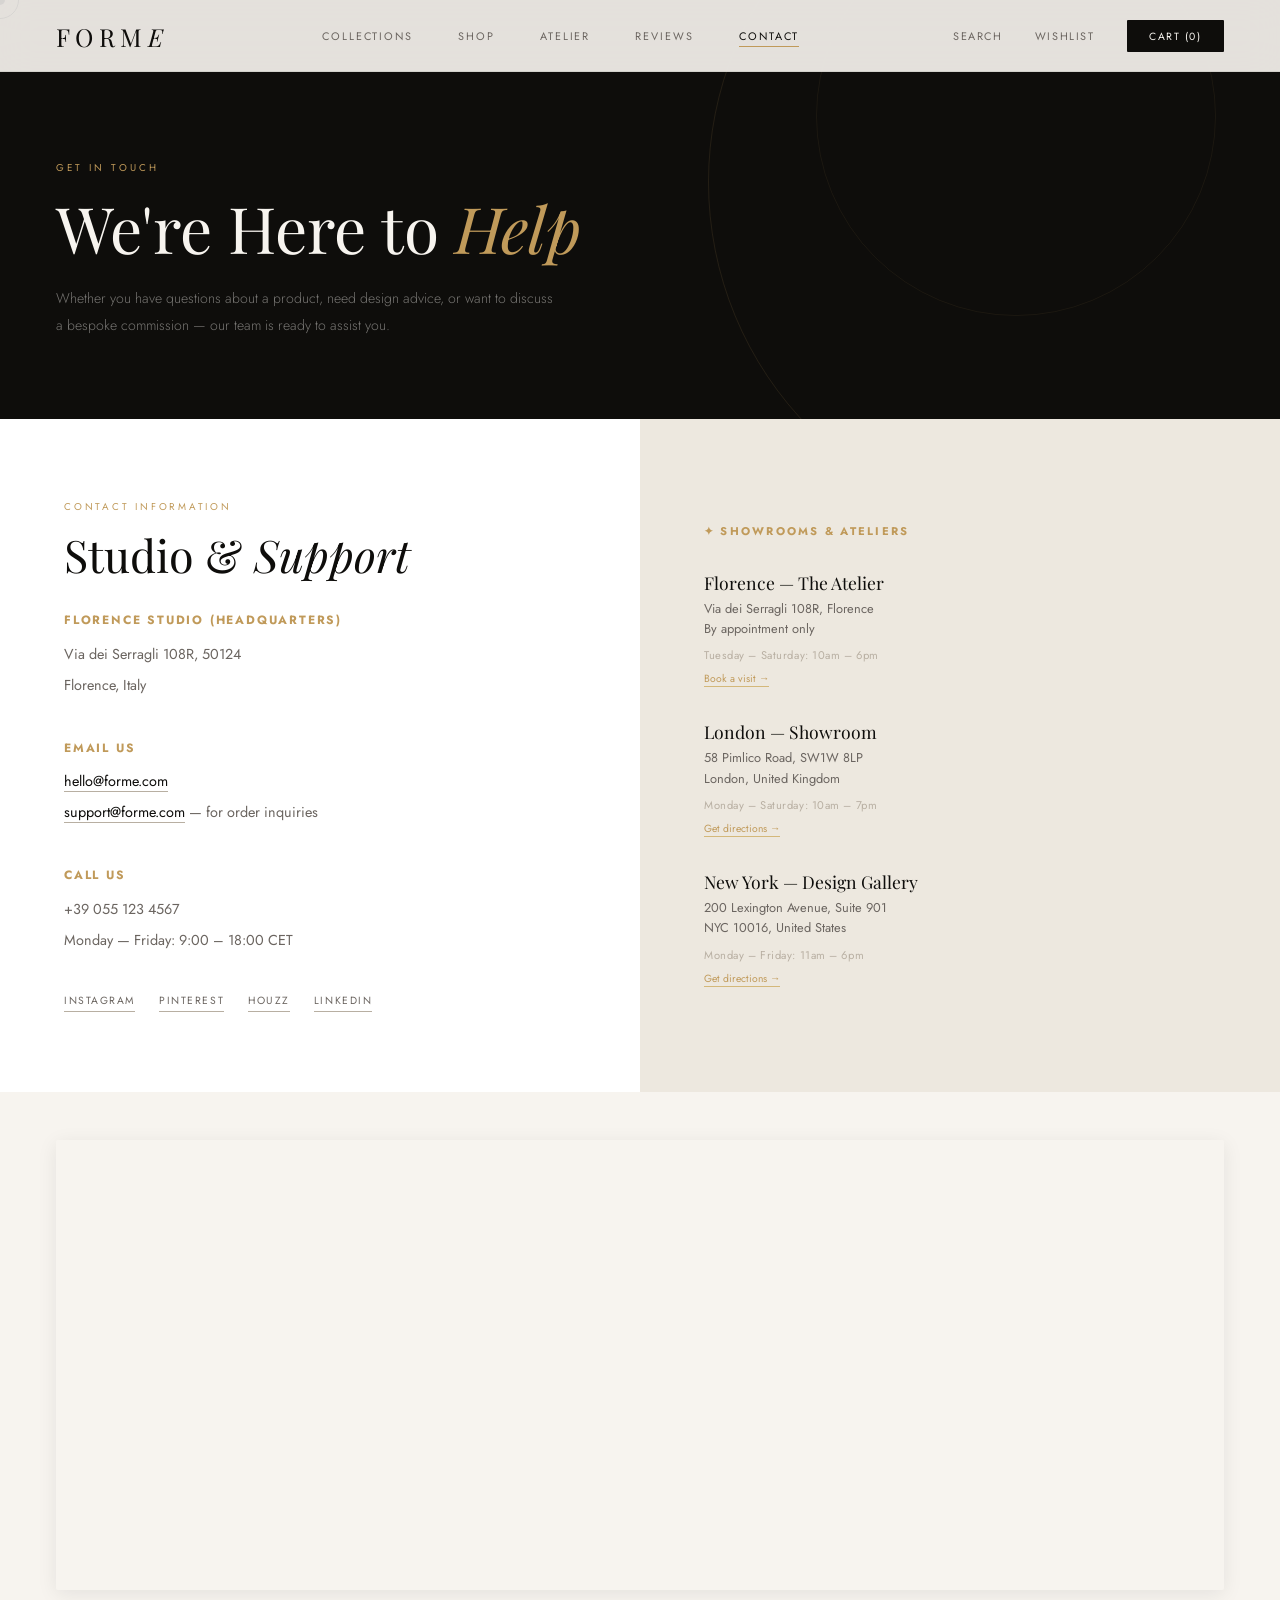
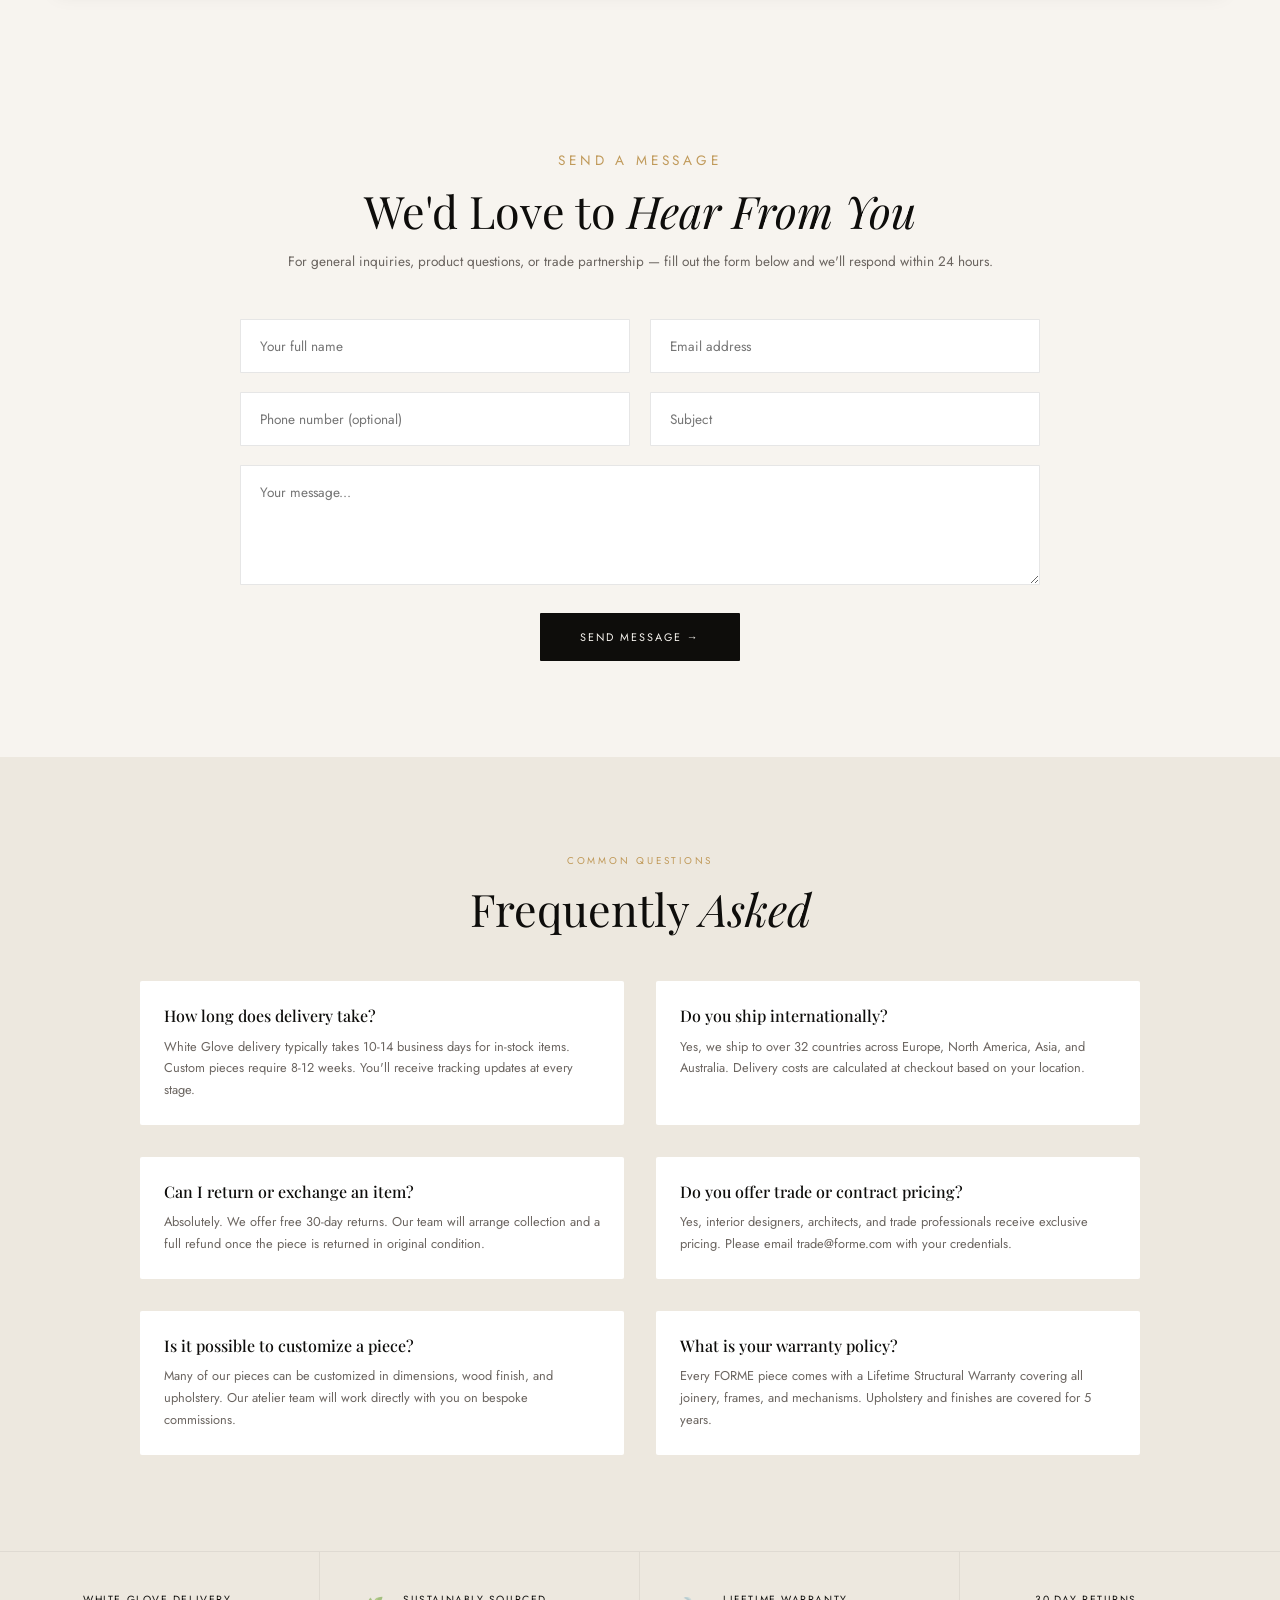
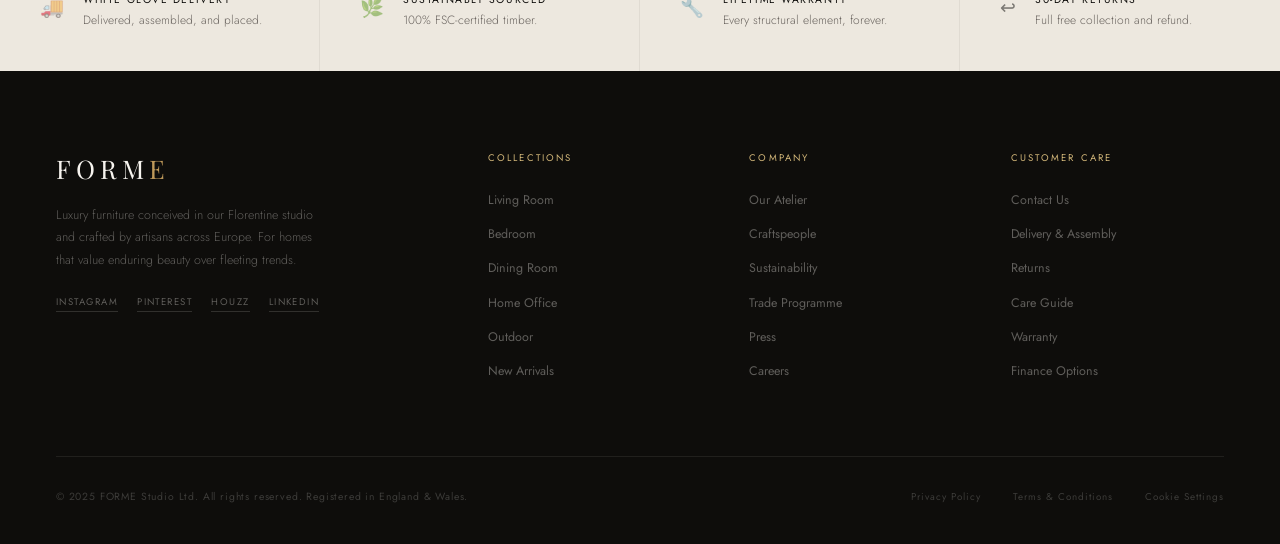
<file: Contact.html>
<!DOCTYPE html>
<html lang="en">

<head>
    <meta charset="UTF-8" />
    <meta name="viewport" content="width=device-width, initial-scale=1.0" />
    <title>Contact — FORME</title>
    <link rel="preconnect" href="https://fonts.googleapis.com" />
    <link rel="preconnect" href="https://fonts.gstatic.com" crossorigin />
    <link
        href="https://fonts.googleapis.com/css2?family=Playfair+Display:ital,wght@0,400;0,500;1,400;1,500&family=Jost:wght@200;300;400;500&display=swap"
        rel="stylesheet" />
    <link rel="stylesheet" href="style.css">
</head>
<script>
    // ADD THIS AT THE VERY TOP OF YOUR INLINE SCRIPT
    // ===============================================
    function toggleMenu() {
        const menu = document.getElementById('mobileMenu');
        const btn = document.getElementById('hamburger');
        if (!menu || !btn) return;
        const open = menu.classList.toggle('open');
        btn.classList.toggle('open', open);
        document.body.style.overflow = open ? 'hidden' : '';
    }
    function closeMobileMenu() {
        const menu = document.getElementById('mobileMenu');
        const btn = document.getElementById('hamburger');
        if (!menu || !btn) return;
        menu.classList.remove('open');
        btn.classList.remove('open');
        document.body.style.overflow = '';
    }
    // ===============================================

    // ... then the rest of your inline script ...
</script>
<style>
    .s-title {
    font-family: var(--serif);
    font-size: clamp(1.9rem, 3.5vw, 3.2rem);
    font-weight: 400;
    line-height: 1.1;
    color: var(--ink)
}

.s-title em {
    font-style: italic
}
</style>

<body>


    <!-- CUSTOM CURSOR  -->

    <div class="cursor" id="cur"></div>
    <div class="cursor-ring" id="curRing"></div>

    <!-- MOBILE MENU -->

    <div class="mobile-menu" id="mobileMenu">
        <a href="Collection.html" onclick="closeMobileMenu()">Collections</a>
        <a href="Shop.html" onclick="closeMobileMenu()">Shop</a>
        <a href="Atelier.html" onclick="closeMobileMenu()">Atelier</a>
        <a href="Review.html" onclick="closeMobileMenu()">Reviews</a>
        <a href="Contact.html" onclick="closeMobileMenu()">Contact</a>
        <div class="mobile-menu-actions">
            <a href="#">Search</a>
            <a href="#">Wishlist</a>
            <button class="nav-cart" id="mobileCartBtn" style="cursor:pointer"
                onclick="showToast('🛒 Your cart is empty — start exploring')">Cart (0)</button>
        </div>
    </div>

    <!-- NAV -->

    <nav>
        <a href="index.html" class="nav-logo">FORM<span style="font-style:italic">E</span></a>
        <div class="nav-center">
            <a href="Collection.html">Collections</a>
            <a href="Shop.html">Shop</a>
            <a href="Atelier.html">Atelier</a>
            <a href="Review.html">Reviews</a>
            <a href="Contact.html" class="active">Contact</a>
        </div>
        <div class="nav-right">
            <a href="#">Search</a>
            <a href="#">Wishlist</a>
            <button class="nav-cart" id="cartBtn" onclick="showToast('🛒 Your cart is empty — start exploring')">Cart
                (0)</button>
            <button class="nav-hamburger" id="hamburger" aria-label="Open menu" onclick="toggleMenu()">
                <span></span><span></span><span></span>
            </button>
        </div>
    </nav>

    <!-- Page hero -->

    <div class="page-hero">
        <p class="ph-tag">Get in Touch</p>
        <h1 class="ph-title">We're Here to <em>Help</em></h1>
        <p class="ph-sub">Whether you have questions about a product, need design advice, or want to discuss a bespoke
            commission — our team is ready to assist you.</p>
    </div>

    <div class="contact-grid">
        <div class="contact-info reveal">
            <p class="s-tag">Contact Information</p>
            <h2 class="s-title">Studio & <em>Support</em></h2>
            <div class="info-detail">
                <h4>Florence Studio (Headquarters)</h4>
                <p>Via dei Serragli 108R, 50124</p>
                <p>Florence, Italy</p>
            </div>
            <div class="info-detail">
                <h4>Email Us</h4>
                <p><a href="mailto:hello@forme.com">hello@forme.com</a></p>
                <p><a href="mailto:support@forme.com">support@forme.com</a> — for order inquiries</p>
            </div>
            <div class="info-detail">
                <h4>Call Us</h4>
                <p>+39 055 123 4567</p>
                <p>Monday — Friday: 9:00 – 18:00 CET</p>
            </div>
            <div class="social-links">
                <a href="#">Instagram</a>
                <a href="#">Pinterest</a>
                <a href="#">Houzz</a>
                <a href="#">LinkedIn</a>
            </div>
        </div>

        <div class="store-locations reveal">
            <h4>✦ Showrooms & Ateliers</h4>
            <div class="location-card">
                <div class="location-name">Florence — The Atelier</div>
                <div class="location-addr">Via dei Serragli 108R, Florence<br />By appointment only</div>
                <div class="location-hours">Tuesday – Saturday: 10am – 6pm</div>
                <a href="#" class="location-link" onclick="showToast('Appointment booking coming soon')">Book a visit
                    →</a>
            </div>
            <div class="location-card">
                <div class="location-name">London — Showroom</div>
                <div class="location-addr">58 Pimlico Road, SW1W 8LP<br />London, United Kingdom</div>
                <div class="location-hours">Monday – Saturday: 10am – 7pm</div>
                <a href="#" class="location-link" onclick="showToast('Directions sent to your email')">Get directions
                    →</a>
            </div>
            <div class="location-card">
                <div class="location-name">New York — Design Gallery</div>
                <div class="location-addr">200 Lexington Avenue, Suite 901<br />NYC 10016, United States</div>
                <div class="location-hours">Monday – Friday: 11am – 6pm</div>
                <a href="#" class="location-link" onclick="showToast('Directions sent to your email')">Get directions
                    →</a>
            </div>
        </div>
    </div>


    <div class="map-section">
        <div class="map-container">
            <iframe
                src="https://www.google.com/maps/embed?pb=!1m18!1m12!1m3!1d2880.1395027017297!2d11.24680031550178!3d43.76956897911748!2m3!1f0!2f0!3f0!3m2!1i1024!2i768!4f13.1!3m3!1m2!1s0x132a56afaf53e1ed%3A0x4a8c6d0f8f9e6b0!2sVia%20dei%20Serragli%2C%20108R%2C%2050124%20Firenze%20FI%2C%20Italy!5e0!3m2!1sen!2sus!4v1700000000000!5m2!1sen!2sus"
                allowfullscreen="" loading="lazy" referrerpolicy="no-referrer-when-downgrade">
            </iframe>
        </div>
    </div>

    <div class="form-section" id="contactForm">
        <div class="form-inner reveal">
            <div class="form-header">
                <p class="s-tag">Send a Message</p>
                <h2 class="s-title">We'd Love to <em>Hear From You</em></h2>
                <p>For general inquiries, product questions, or trade partnership — fill out the form below and we'll
                    respond within 24 hours.</p>
            </div>
            <div class="contact-form">
                <div class="form-row">
                    <input type="text" class="form-input" placeholder="Your full name" id="contactName">
                    <input type="email" class="form-input" placeholder="Email address" id="contactEmail">
                </div>
                <div class="form-row">
                    <input type="text" class="form-input" placeholder="Phone number (optional)" id="contactPhone">
                    <input type="text" class="form-input" placeholder="Subject" id="contactSubject">
                </div>
                <textarea class="form-textarea" placeholder="Your message..." id="contactMessage"></textarea>
                <button class="btn-submit" onclick="submitContact()">Send Message →</button>
            </div>
        </div>
    </div>

    <div class="faq-section">
        <div class="faq-inner reveal">
            <div class="faq-header">
                <p class="s-tag">Common Questions</p>
                <h2 class="s-title">Frequently <em>Asked</em></h2>
            </div>
            <div class="faq-grid">
                <div class="faq-item">
                    <div class="faq-question">How long does delivery take?</div>
                    <div class="faq-answer">White Glove delivery typically takes 10-14 business days for in-stock items.
                        Custom pieces require 8-12 weeks. You'll receive tracking updates at every stage.</div>
                </div>
                <div class="faq-item">
                    <div class="faq-question">Do you ship internationally?</div>
                    <div class="faq-answer">Yes, we ship to over 32 countries across Europe, North America, Asia, and
                        Australia. Delivery costs are calculated at checkout based on your location.</div>
                </div>
                <div class="faq-item">
                    <div class="faq-question">Can I return or exchange an item?</div>
                    <div class="faq-answer">Absolutely. We offer free 30-day returns. Our team will arrange collection
                        and a full refund once the piece is returned in original condition.</div>
                </div>
                <div class="faq-item">
                    <div class="faq-question">Do you offer trade or contract pricing?</div>
                    <div class="faq-answer">Yes, interior designers, architects, and trade professionals receive
                        exclusive pricing. Please email trade@forme.com with your credentials.</div>
                </div>
                <div class="faq-item">
                    <div class="faq-question">Is it possible to customize a piece?</div>
                    <div class="faq-answer">Many of our pieces can be customized in dimensions, wood finish, and
                        upholstery. Our atelier team will work directly with you on bespoke commissions.</div>
                </div>
                <div class="faq-item">
                    <div class="faq-question">What is your warranty policy?</div>
                    <div class="faq-answer">Every FORME piece comes with a Lifetime Structural Warranty covering all
                        joinery, frames, and mechanisms. Upholstery and finishes are covered for 5 years.</div>
                </div>
            </div>
        </div>
    </div>

    <div class="promise-bar">
        <div class="pb-item">
            <div class="pb-icon">🚚</div>
            <div>
                <div class="pb-title">White Glove Delivery</div>
                <div class="pb-desc">Delivered, assembled, and placed.</div>
            </div>
        </div>
        <div class="pb-item">
            <div class="pb-icon">🌿</div>
            <div>
                <div class="pb-title">Sustainably Sourced</div>
                <div class="pb-desc">100% FSC-certified timber.</div>
            </div>
        </div>
        <div class="pb-item">
            <div class="pb-icon">🔧</div>
            <div>
                <div class="pb-title">Lifetime Warranty</div>
                <div class="pb-desc">Every structural element, forever.</div>
            </div>
        </div>
        <div class="pb-item">
            <div class="pb-icon">↩</div>
            <div>
                <div class="pb-title">30-Day Returns</div>
                <div class="pb-desc">Full free collection and refund.</div>
            </div>
        </div>
    </div>

       <!-- FOOTER -->
    <footer>
        <div class="foot-top">
            <div>
                <div class="foot-logo">FORM<span>E</span></div>
                <p class="foot-about">Luxury furniture conceived in our Florentine studio and crafted by artisans across
                    Europe.
                    For homes that value enduring beauty over fleeting trends.</p>
                <div class="foot-social">
                    <a href="#">Instagram</a>
                    <a href="#">Pinterest</a>
                    <a href="#">Houzz</a>
                    <a href="#">LinkedIn</a>
                </div>
            </div>
            <div class="foot-col">
                <h5>Collections</h5>
                <ul>
                    <li><a href="#">Living Room</a></li>
                    <li><a href="#">Bedroom</a></li>
                    <li><a href="#">Dining Room</a></li>
                    <li><a href="#">Home Office</a></li>
                    <li><a href="#">Outdoor</a></li>
                    <li><a href="#">New Arrivals</a></li>
                </ul>
            </div>
            <div class="foot-col">
                <h5>Company</h5>
                <ul>
                    <li><a href="#">Our Atelier</a></li>
                    <li><a href="#">Craftspeople</a></li>
                    <li><a href="#">Sustainability</a></li>
                    <li><a href="#">Trade Programme</a></li>
                    <li><a href="#">Press</a></li>
                    <li><a href="#">Careers</a></li>
                </ul>
            </div>
            <div class="foot-col">
                <h5>Customer Care</h5>
                <ul>
                    <li><a href="#">Contact Us</a></li>
                    <li><a href="#">Delivery & Assembly</a></li>
                    <li><a href="#">Returns</a></li>
                    <li><a href="#">Care Guide</a></li>
                    <li><a href="#">Warranty</a></li>
                    <li><a href="#">Finance Options</a></li>
                </ul>
            </div>
        </div>
        <div class="foot-bottom">
            <p class="foot-copy">© 2025 FORME Studio Ltd. All rights reserved. Registered in England & Wales.</p>
            <div class="foot-links">
                <a href="#">Privacy Policy</a>
                <a href="#">Terms & Conditions</a>
                <a href="#">Cookie Settings</a>
            </div>
        </div>
    </footer>

    <div class="toast" id="toast"></div>

    <script>
   

    // Contact form submission
    function submitContact() {
      const name = document.getElementById('contactName').value.trim();
      const email = document.getElementById('contactEmail').value.trim();
      const subject = document.getElementById('contactSubject').value.trim();
      const message = document.getElementById('contactMessage').value.trim();

      if (!name) { showToast('Please enter your name'); return }
      if (!email) { showToast('Please enter your email'); return }
      if (!email.includes('@')) { showToast('Please enter a valid email address'); return }
      if (!subject) { showToast('Please enter a subject'); return }
      if (!message) { showToast('Please enter your message'); return }

      showToast(`✓ Thank you, ${name.split(' ')[0]}! We'll respond within 24 hours.`);

      document.getElementById('contactName').value = '';
      document.getElementById('contactEmail').value = '';
      document.getElementById('contactPhone').value = '';
      document.getElementById('contactSubject').value = '';
      document.getElementById('contactMessage').value = '';
    }

    // Intersection Observer for reveals
    const observer = new IntersectionObserver((entries) => { entries.forEach(e => { if (e.isIntersecting) { e.target.classList.add('up'); observer.unobserve(e.target) } }) }, { threshold: 0.1 });
    document.querySelectorAll('.reveal').forEach(el => observer.observe(el));
  </script>
</body>


</html>
<script src="script.js"></script>
</file>
<file: style.css>
*,
*::before,
*::after {
    box-sizing: border-box;
    margin: 0;
    padding: 0
}

:root {
    --ink: #0E0D0B;
    --paper: #F7F4EF;
    --linen: #EDE8DF;
    --stone: #B8AFA2;
    --gold: #C09A5A;
    --gold-lt: #D4B87A;
    --smoke: #6B6560;
    --white: #FFFFFF;
    --serif: 'Playfair Display', Georgia, serif;
    --sans: 'Jost', sans-serif;
    --nav-h: 72px;
}

html {
    scroll-behavior: smooth;
    font-size: 16px
}

body {
    font-family: var(--sans);
    background: var(--paper);
    color: var(--ink);
    overflow-x: hidden 
}

/* hide custom cursor on touch devices */
@media(pointer:fine) {
    body {
        cursor: none
    }
}

/* ── CURSOR (desktop only) ── */
.cursor,
.cursor-ring {
    display: none
}

@media(pointer:fine) {
    .cursor {
        display: block;
        position: fixed;
        width: 10px;
        height: 10px;
        border-radius: 50%;
        background: var(--ink);
        pointer-events: none;
        z-index: 9999;
        transform: translate(-50%, -50%);
        transition: transform .15s, width .3s, height .3s, background .3s;
        mix-blend-mode: difference
    }

    .cursor-ring {
        display: block;
        position: fixed;
        width: 38px;
        height: 38px;
        border-radius: 50%;
        border: 1px solid var(--ink);
        pointer-events: none;
        z-index: 9998;
        transform: translate(-50%, -50%);
        transition: transform .08s, width .3s, height .3s, opacity .3s;
        mix-blend-mode: difference
    }

    .cursor.hover {
        width: 50px;
        height: 50px
    }

    .cursor-ring.hover {
        width: 60px;
        height: 60px;
        opacity: 0
    }
}

/* ── NAV ── */
nav {
    position: fixed;
    top: 0;
    left: 0;
    right: 0;
    z-index: 500;
    display: flex;
    align-items: center;
    justify-content: space-between;
    padding: 0 3.5rem;
    height: var(--nav-h);
}

nav::before {
    content: '';
    position: absolute;
    inset: 0;
    background: rgba(247, 244, 239, 0.92);
    backdrop-filter: blur(18px);
    -webkit-backdrop-filter: blur(18px);
    border-bottom: 1px solid rgba(14, 13, 11, 0.08);
    z-index: -1;
}

.nav-logo {
    font-family: var(--serif);
    font-size: 1.55rem;
    font-weight: 400;
    letter-spacing: 0.22em;
    color: var(--ink);
    text-decoration: none;
    text-transform: uppercase;
    flex-shrink: 0;
}

.nav-center {
    display: flex;
    gap: 2.8rem
}

.nav-center a {
    font-size: 0.68rem;
    letter-spacing: 0.18em;
    text-transform: uppercase;
    color: var(--smoke);
    text-decoration: none;
    font-weight: 400;
    transition: color .25s;
    position: relative;
    white-space: nowrap;
}

.nav-center a::after {
    content: '';
    position: absolute;
    bottom: -3px;
    left: 0;
    width: 0;
    height: 1px;
    background: var(--gold);
    transition: width .3s;
}

.nav-center a:hover {
    color: var(--ink)
}

.nav-center a:hover::after {
    width: 100%
}

.nav-right {
    display: flex;
    align-items: center;
    gap: 2rem
}

.nav-right a {
    font-size: 0.68rem;
    letter-spacing: 0.15em;
    text-transform: uppercase;
    color: var(--smoke);
    text-decoration: none;
    transition: color .25s;
    white-space: nowrap;
}

.nav-right a:hover {
    color: var(--ink)
}

.nav-cart {
    background: var(--ink);
    color: var(--paper);
    padding: .55rem 1.4rem;
    font-size: .65rem;
    letter-spacing: .15em;
    text-transform: uppercase;
    border: none;
    font-family: var(--sans);
    cursor: pointer;
    transition: background .3s;
    border-radius: 1px;
    white-space: nowrap;
}

.nav-cart:hover {
    background: var(--gold)
}

.nav-center a:hover::after,
.nav-center a.active::after {
    width: 100%
}

.nav-center a.active {
    color: var(--ink)
}

/* Mobile nav hamburger */
.nav-hamburger {
    display: none;
    flex-direction: column;
    gap: 5px;
    background: none;
    border: none;
    cursor: pointer;
    padding: 6px;
    z-index: 600;
}

.nav-hamburger span {
    display: block;
    width: 24px;
    height: 1.5px;
    background: var(--ink);
    transition: all .3s
}

.nav-hamburger.open span:nth-child(1) {
    transform: translateY(6.5px) rotate(45deg)
}

.nav-hamburger.open span:nth-child(2) {
    opacity: 0
}

.nav-hamburger.open span:nth-child(3) {
    transform: translateY(-6.5px) rotate(-45deg)
}

/* Mobile menu overlay */
.mobile-menu {
    display: none;
    position: fixed;
    inset: 0;
    z-index: 400;
    background: var(--paper);
    flex-direction: column;
    justify-content: center;
    align-items: center;
    gap: 2.5rem;
    padding: 2rem;
}

.mobile-menu.open {
    display: flex
}

.mobile-menu a {
    font-family: var(--serif);
    font-size: 2rem;
    color: var(--ink);
    text-decoration: none;
    letter-spacing: .05em;
    transition: color .25s;
}

.mobile-menu a:hover {
    color: var(--gold)
}

.mobile-menu-actions {
    display: flex;
    gap: 1.5rem;
    margin-top: 1rem
}

.mobile-menu-actions a {
    font-size: .65rem;
    letter-spacing: .15em;
    text-transform: uppercase;
    color: var(--smoke);
    text-decoration: none;
    font-family: var(--sans);
    font-size: .75rem;
}

/* ── HERO ── */
#hero {
    min-height: 100vh;
    display: grid;
    grid-template-columns: 1fr 1fr;
    padding-top: var(--nav-h);
    position: relative;
}

.hero-left {
    display: flex;
    flex-direction: column;
    justify-content: flex-end;
    padding: 0 3.5rem 5rem;
    background: var(--paper);
    position: relative;
    z-index: 2;
}

.hero-eyebrow {
    font-size: .62rem;
    letter-spacing: .3em;
    text-transform: uppercase;
    color: var(--gold);
    margin-bottom: 1.8rem;
    font-weight: 400;
    opacity: 0;
    animation: fadeUp .9s ease .4s forwards;
}

.hero-title {
    font-family: var(--serif);
    font-size: clamp(2.8rem, 5.5vw, 6.2rem);
    font-weight: 400;
    line-height: 1.03;
    color: var(--ink);
    margin-bottom: 2.2rem;
    opacity: 0;
    animation: fadeUp 1s ease .55s forwards;
}

.hero-title em {
    font-style: italic;
    color: var(--gold)
}

.hero-sub {
    font-size: .88rem;
    line-height: 1.9;
    color: var(--smoke);
    max-width: 380px;
    margin-bottom: 3rem;
    font-weight: 300;
    opacity: 0;
    animation: fadeUp .9s ease .7s forwards;
}

.hero-actions {
    display: flex;
    align-items: center;
    gap: 2rem;
    flex-wrap: wrap;
    opacity: 0;
    animation: fadeUp .9s ease .85s forwards;
}

.btn-gold {
    background: var(--gold);
    color: var(--white);
    padding: .85rem 2.5rem;
    border: none;
    font-size: .68rem;
    letter-spacing: .18em;
    text-transform: uppercase;
    font-family: var(--sans);
    cursor: pointer;
    border-radius: 1px;
    transition: background .3s, transform .2s;
}

.btn-gold:hover {
    background: var(--gold-lt);
    transform: translateY(-2px)
}

.hero-link {
    font-size: .68rem;
    letter-spacing: .15em;
    text-transform: uppercase;
    color: var(--smoke);
    text-decoration: none;
    border-bottom: 1px solid var(--stone);
    padding-bottom: .15rem;
    transition: color .25s, border-color .25s;
}

.hero-link:hover {
    color: var(--ink);
    border-color: var(--ink)
}

.hero-right {
    position: relative;
    overflow: hidden;
    opacity: 0;
    animation: fadeIn 1.4s ease .2s forwards;
}

.hero-right img {
    width: 100%;
    height: 100%;
    object-fit: cover;
    transform: scale(1.05);
    transition: transform 8s ease;
}

.hero-right img.loaded {
    transform: scale(1)
}

.hero-overlay {
    position: absolute;
    inset: 0;
    background: linear-gradient(to right, var(--paper) 0%, transparent 18%);
    pointer-events: none;
    z-index: 1;
}

.hero-float {
    position: absolute;
    bottom: 3.5rem;
    left: .5rem;
    z-index: 10;
    background: var(--white);
    padding: 1.4rem 1.8rem;
    border-left: 3px solid var(--gold);
    box-shadow: 0 8px 40px rgba(14, 13, 11, .1);
    opacity: 0;
    animation: slideRight 1s ease 1.2s forwards;
    min-width: 220px;
}

.float-label {
    font-size: .6rem;
    letter-spacing: .2em;
    text-transform: uppercase;
    color: var(--stone);
    margin-bottom: .4rem
}

.float-name {
    font-family: var(--serif);
    font-size: 1.1rem;
    color: var(--ink)
}

.float-price {
    font-size: .8rem;
    color: var(--gold);
    margin-top: .3rem;
    font-weight: 400
}

.hero-scroll {
    position: absolute;
    bottom: 3.5rem;
    left: 3.5rem;
    z-index: 5;
    display: flex;
    align-items: center;
    gap: 1rem;
    opacity: 0;
    animation: fadeIn .9s ease 1.4s forwards;
}

.scroll-line {
    width: 40px;
    height: 1px;
    background: var(--stone)
}

.scroll-text {
    font-size: .6rem;
    letter-spacing: .2em;
    text-transform: uppercase;
    color: var(--stone)
}

/* ── STRIP ── */
.strip {
    background: var(--ink);
    overflow: hidden;
    padding: .9rem 0;
    white-space: nowrap;
}

.strip-inner {
    display: inline-flex;
    gap: 0;
    animation: marquee 22s linear infinite;
}

.strip-item {
    font-size: .62rem;
    letter-spacing: .22em;
    text-transform: uppercase;
    color: rgba(247, 244, 239, .4);
    padding: 0 2.5rem;
    border-right: 1px solid rgba(247, 244, 239, .12);
}

.strip-item.accent {
    color: var(--gold-lt)
}

@keyframes marquee {
    from {
        transform: translateX(0)
    }

    to {
        transform: translateX(-50%)
    }
}

/* ── SECTION UTILS ── */
.s-tag {
    font-size: .62rem;
    letter-spacing: .28em;
    text-transform: uppercase;
    color: var(--gold);
    margin-bottom: 1rem;
    font-weight: 400
}

.s-title {
    font-family: var(--serif);
    font-size: clamp(1.9rem, 3.5vw, 3.2rem);
    font-weight: 400;
    line-height: 1.1;
    color: var(--ink)
}

.s-title em {
    font-style: italic
}

/* ── CATEGORIES ── */
#categories {
    padding: 7rem 3.5rem
}

.cat-header {
    display: flex;
    justify-content: space-between;
    align-items: flex-end;
    margin-bottom: 3.5rem;
    gap: 1rem;
    flex-wrap: wrap
}

.cat-more {
    font-size: .62rem;
    letter-spacing: .18em;
    text-transform: uppercase;
    color: var(--smoke);
    text-decoration: none;
    border-bottom: 1px solid var(--stone);
    padding-bottom: .15rem;
    transition: all .25s;
    white-space: nowrap
}

.cat-more:hover {
    color: var(--ink);
    border-color: var(--ink)
}

.cat-grid {
    display: grid;
    grid-template-columns: repeat(4, 1fr);
    grid-template-rows: auto auto;
    gap: 1.2rem;
}

.cat-card {
    position: relative;
    overflow: hidden;
    border-radius: 2px;
    cursor: pointer
}

.cat-card:nth-child(1) {
    grid-row: span 2;
    aspect-ratio: unset
}

.cat-card:nth-child(2) {
    aspect-ratio: 4/3
}

.cat-card:nth-child(3) {
    aspect-ratio: 4/3
}

.cat-card:nth-child(4) {
    aspect-ratio: 4/3
}

.cat-card:nth-child(5) {
    aspect-ratio: 4/3
}

.cat-card img {
    width: 100%;
    height: 100%;
    object-fit: cover;
    display: block;
    transition: transform .7s cubic-bezier(.25, .46, .45, .94);
}

.cat-card:hover img {
    transform: scale(1.06)
}

.cat-card-body {
    position: absolute;
    inset: 0;
    background: linear-gradient(to top, rgba(14, 13, 11, .7) 0%, rgba(14, 13, 11, .15) 50%, transparent 100%);
    display: flex;
    flex-direction: column;
    justify-content: flex-end;
    padding: 2rem;
    transition: background .4s;
}

.cat-card:hover .cat-card-body {
    background: linear-gradient(to top, rgba(14, 13, 11, .8) 0%, rgba(14, 13, 11, .25) 55%, transparent 100%)
}

.cat-card-name {
    font-family: var(--serif);
    font-size: 1.4rem;
    color: #fff;
    font-weight: 400;
    margin-bottom: .25rem
}

.cat-card:nth-child(1) .cat-card-name {
    font-size: 2rem
}

.cat-count {
    font-size: .6rem;
    letter-spacing: .18em;
    text-transform: uppercase;
    color: rgba(255, 255, 255, .55)
}

.cat-arrow {
    position: absolute;
    top: 1.5rem;
    right: 1.5rem;
    width: 36px;
    height: 36px;
    border-radius: 50%;
    background: rgba(247, 244, 239, .12);
    border: 1px solid rgba(247, 244, 239, .2);
    display: flex;
    align-items: center;
    justify-content: center;
    color: #fff;
    font-size: .9rem;
    opacity: 0;
    transform: translateY(-6px);
    transition: opacity .3s, transform .3s, background .3s;
}

.cat-card:hover .cat-arrow {
    opacity: 1;
    transform: translateY(0)
}

.cat-card:hover .cat-arrow:hover {
    background: var(--gold)
}

/* ── FEATURED ── */
#featured {
    background: var(--linen);
    padding: 7rem 3.5rem
}

.feat-header {
    display: flex;
    justify-content: space-between;
    align-items: flex-end;
    margin-bottom: 3.5rem;
    gap: 1rem;
    flex-wrap: wrap
}

.product-grid {
    display: grid;
    grid-template-columns: repeat(3, 1fr);
    gap: 1.8rem
}

.product-card {
    background: var(--white);
    border-radius: 2px;
    overflow: hidden;
    cursor: pointer;
    transition: box-shadow .4s
}

.product-card:hover {
    box-shadow: 0 24px 64px rgba(14, 13, 11, .09)
}

.p-img {
    position: relative;
    aspect-ratio: 4/3;
    overflow: hidden;
    background: var(--linen)
}

.p-img img {
    width: 100%;
    height: 100%;
    object-fit: cover;
    transition: transform .7s cubic-bezier(.25, .46, .45, .94)
}

.product-card:hover .p-img img {
    transform: scale(1.05)
}

.p-badge {
    position: absolute;
    top: 1.2rem;
    left: 1.2rem;
    font-size: .55rem;
    letter-spacing: .2em;
    text-transform: uppercase;
    padding: .3rem .8rem;
    border-radius: 1px;
    font-weight: 500;
}

.p-badge.new {
    background: var(--gold);
    color: #fff
}

.p-badge.sale {
    background: var(--ink);
    color: var(--paper)
}

.p-wish {
    position: absolute;
    top: 1.1rem;
    right: 1.1rem;
    width: 36px;
    height: 36px;
    border-radius: 50%;
    background: rgba(255, 255, 255, .9);
    border: 1px solid rgba(14, 13, 11, .1);
    display: flex;
    align-items: center;
    justify-content: center;
    cursor: pointer;
    font-size: 1rem;
    line-height: 1;
    transition: opacity .3s, transform .3s, color .2s, border-color .2s;
    color: var(--stone);
    opacity: 0;
    transform: translateY(4px);
}

.product-card:hover .p-wish {
    opacity: 1;
    transform: translateY(0)
}

.p-wish.active {
    color: #e05050;
    border-color: #e05050
}

.p-body {
    padding: 1.5rem 1.5rem 1.8rem
}

.p-cat {
    font-size: .58rem;
    letter-spacing: .18em;
    text-transform: uppercase;
    color: var(--stone);
    margin-bottom: .4rem
}

.p-name {
    font-family: var(--serif);
    font-size: 1.15rem;
    font-weight: 400;
    margin-bottom: .2rem;
    line-height: 1.3
}

.p-material {
    font-size: .75rem;
    color: var(--smoke);
    font-weight: 300;
    margin-bottom: 1.2rem
}

.p-foot {
    display: flex;
    justify-content: space-between;
    align-items: center;
    gap: .5rem;
    flex-wrap: wrap
}

.p-price {
    font-size: .95rem;
    font-weight: 500;
    color: var(--ink)
}

.p-price s {
    color: var(--stone);
    font-size: .78rem;
    font-weight: 300;
    margin-right: .4rem;
    text-decoration: line-through
}

.p-add {
    background: transparent;
    color: var(--ink);
    border: 1px solid rgba(14, 13, 11, .2);
    padding: .5rem 1.2rem;
    font-size: .62rem;
    letter-spacing: .12em;
    text-transform: uppercase;
    font-family: var(--sans);
    cursor: pointer;
    border-radius: 1px;
    transition: all .25s;
    white-space: nowrap;
}

.p-add:hover {
    background: var(--ink);
    color: var(--paper);
    border-color: var(--ink)
}

/* ── EDITORIAL SPLIT ── */
#editorial {
    display: grid;
    grid-template-columns: 1fr 1fr;
    min-height: 600px;
}

.ed-img {
    position: relative;
    overflow: hidden;
    min-height: 400px
}

.ed-img img {
    width: 100%;
    height: 100%;
    object-fit: cover;
    display: block;
    transition: transform 8s ease
}

.ed-img:hover img {
    transform: scale(1.03)
}

.ed-content {
    background: var(--ink);
    color: var(--paper);
    display: flex;
    flex-direction: column;
    justify-content: center;
    padding: 6rem 5rem;
}

.ed-tag {
    font-size: .6rem;
    letter-spacing: .28em;
    text-transform: uppercase;
    color: var(--gold-lt);
    margin-bottom: 1.2rem
}

.ed-title {
    font-family: var(--serif);
    font-size: clamp(1.7rem, 3vw, 2.8rem);
    font-weight: 400;
    line-height: 1.12;
    margin-bottom: 2rem
}

.ed-title em {
    font-style: italic
}

.ed-text {
    font-size: .88rem;
    line-height: 1.95;
    color: rgba(247, 244, 239, .6);
    font-weight: 300;
    margin-bottom: 1.5rem
}

.ed-pillars {
    display: grid;
    grid-template-columns: 1fr 1fr;
    gap: 1.25rem;
    margin-top: 2.5rem
}

.pillar {
    padding: 1.2rem;
    border: 1px solid rgba(247, 244, 239, .1);
    border-radius: 1px
}

.pillar-num {
    font-family: var(--serif);
    font-size: 1.6rem;
    color: var(--gold);
    margin-bottom: .3rem;
    font-style: italic
}

.pillar-title {
    font-size: .72rem;
    letter-spacing: .1em;
    text-transform: uppercase;
    color: var(--paper);
    margin-bottom: .3rem
}

.pillar-desc {
    font-size: .75rem;
    color: rgba(247, 244, 239, .4);
    line-height: 1.6;
    font-weight: 300
}

.btn-outline-lt {
    background: transparent;
    color: var(--paper);
    border: 1px solid rgba(247, 244, 239, .25);
    padding: .8rem 2rem;
    font-size: .65rem;
    letter-spacing: .18em;
    text-transform: uppercase;
    font-family: var(--sans);
    cursor: pointer;
    border-radius: 1px;
    transition: all .3s;
    width: fit-content;
}

.btn-outline-lt:hover {
    background: var(--gold);
    border-color: var(--gold)
}

/* ── SHOWCASE ── */
#showcase {
    padding: 7rem 3.5rem;
    background: var(--paper)
}

.showcase-grid {
    display: grid;
    grid-template-columns: 1.4fr 1fr 1fr;
    grid-template-rows: auto auto;
    gap: 1.2rem;
    margin-top: 3.5rem;
}

.showcase-card {
    position: relative;
    overflow: hidden;
    border-radius: 2px;
    cursor: pointer
}

.showcase-card:nth-child(1) {
    grid-row: span 2
}

.showcase-card img {
    width: 100%;
    height: 100%;
    object-fit: cover;
    display: block;
    transition: transform .7s cubic-bezier(.25, .46, .45, .94)
}

.showcase-card:hover img {
    transform: scale(1.05)
}

.showcase-card:nth-child(1) img {
    height: 100%
}

.sc-overlay {
    position: absolute;
    inset: 0;
    background: linear-gradient(to top, rgba(14, 13, 11, .6) 0%, transparent 50%);
    display: flex;
    align-items: flex-end;
    padding: 2rem;
    transition: background .3s;
}

.showcase-card:hover .sc-overlay {
    background: linear-gradient(to top, rgba(14, 13, 11, .75) 0%, rgba(14, 13, 11, .1) 60%, transparent 100%)
}

.sc-label {
    font-family: var(--serif);
    font-size: 1.2rem;
    color: #fff
}

.sc-sub {
    font-size: .62rem;
    letter-spacing: .15em;
    text-transform: uppercase;
    color: rgba(255, 255, 255, .55);
    margin-top: .2rem
}

/* ── TESTIMONIALS ── */
#testimonials {
    background: var(--linen);
    padding: 7rem 3.5rem
}

.testi-wrap {
    display: grid;
    grid-template-columns: repeat(3, 1fr);
    gap: 2rem;
    margin-top: 3.5rem
}

.testi {
    padding: 2.5rem;
    border-top: 2px solid var(--gold);
    background: var(--white);
    border-radius: 2px;
    transition: transform .3s;
}

.testi:hover {
    transform: translateY(-4px)
}

.testi-q {
    font-family: var(--serif);
    font-style: italic;
    font-size: 2rem;
    opacity: .4;
    color: var(--gold);
    margin-bottom: 1.2rem
}

.testi-text {
    font-family: var(--serif);
    font-size: 1rem;
    font-style: italic;
    font-weight: 400;
    line-height: 1.7;
    color: var(--ink);
    margin-bottom: 1.5rem
}

.testi-hr {
    height: 1px;
    background: var(--linen);
    margin-bottom: 1.2rem
}

.testi-author {
    display: flex;
    align-items: center;
    gap: .9rem
}

.testi-av {
    width: 42px;
    height: 42px;
    border-radius: 50%;
    flex-shrink: 0;
    background: var(--linen);
    border: 2px solid var(--stone);
    display: flex;
    align-items: center;
    justify-content: center;
    font-family: var(--serif);
    font-size: .85rem;
    color: var(--smoke);
}

.testi-name {
    font-size: .82rem;
    font-weight: 500;
    color: var(--ink)
}

.testi-place {
    font-size: .68rem;
    color: var(--stone);
    letter-spacing: .05em
}

.testi-stars {
    color: var(--gold);
    font-size: .7rem;
    letter-spacing: .1em;
    margin-top: .15rem
}

/* ── PROMISE ── */
#promise {
    padding: 5rem 3.5rem;
    display: grid;
    grid-template-columns: repeat(4, 1fr);
    gap: 2rem;
    background: var(--ink);
}

.promise-item {
    padding: 2rem;
    border: 1px solid rgba(247, 244, 239, .08);
    border-radius: 1px;
    text-align: center
}

.promise-icon {
    font-size: 1.5rem;
    margin-bottom: 1.2rem;
    opacity: .6
}

.promise-title {
    font-size: .7rem;
    letter-spacing: .18em;
    text-transform: uppercase;
    color: var(--gold-lt);
    margin-bottom: .6rem
}

.promise-desc {
    font-size: .78rem;
    color: rgba(247, 244, 239, .4);
    line-height: 1.7;
    font-weight: 300
}

/* ── NEWSLETTER ── */
#newsletter {
    background: var(--paper);
    padding: 8rem 3.5rem;
    display: grid;
    grid-template-columns: 1fr 1fr;
    gap: 6rem;
    align-items: center;
}

.nl-left .s-title {
    margin-bottom: 1.5rem
}

.nl-desc {
    font-size: .88rem;
    line-height: 1.9;
    color: var(--smoke);
    font-weight: 300
}

.nl-form {
    display: flex;
    flex-direction: column;
    gap: 1rem
}

.nl-input {
    background: transparent;
    border: none;
    border-bottom: 1px solid var(--stone);
    padding: .9rem 0;
    font-family: var(--sans);
    font-size: .88rem;
    color: var(--ink);
    outline: none;
    transition: border-color .25s;
}

.nl-input::placeholder {
    color: var(--stone)
}

.nl-input:focus {
    border-color: var(--gold)
}

.nl-btn {
    background: var(--ink);
    color: var(--paper);
    padding: 1rem 2.5rem;
    border: none;
    font-size: .68rem;
    letter-spacing: .18em;
    text-transform: uppercase;
    font-family: var(--sans);
    cursor: pointer;
    border-radius: 1px;
    transition: background .3s;
    align-self: flex-start;
    margin-top: .5rem;
}

.nl-btn:hover {
    background: var(--gold)
}

.nl-note {
    font-size: .65rem;
    color: var(--stone);
    margin-top: .75rem;
    line-height: 1.6
}

/* ── FOOTER ── */
footer {
    background: var(--ink);
    color: var(--paper);
    padding: 5rem 3.5rem 2.5rem
}

.foot-top {
    display: grid;
    grid-template-columns: 1.8fr 1fr 1fr 1fr;
    gap: 3rem;
    margin-bottom: 4rem
}

.foot-logo {
    font-family: var(--serif);
    font-size: 1.6rem;
    letter-spacing: .2em;
    margin-bottom: 1.2rem
}

.foot-logo span {
    color: var(--gold)
}

.foot-about {
    font-size: .78rem;
    color: rgba(247, 244, 239, .35);
    line-height: 1.8;
    font-weight: 300;
    max-width: 270px
}

.foot-social {
    display: flex;
    gap: 1.2rem;
    margin-top: 1.5rem;
    flex-wrap: wrap
}

.foot-social a {
    font-size: .6rem;
    letter-spacing: .15em;
    text-transform: uppercase;
    color: rgba(247, 244, 239, .35);
    text-decoration: none;
    border-bottom: 1px solid rgba(247, 244, 239, .15);
    padding-bottom: .1rem;
    transition: color .25s, border-color .25s;
}

.foot-social a:hover {
    color: var(--gold-lt);
    border-color: var(--gold-lt)
}

.foot-col h5 {
    font-size: .6rem;
    letter-spacing: .22em;
    text-transform: uppercase;
    color: var(--gold-lt);
    margin-bottom: 1.4rem;
    font-weight: 400
}

.foot-col ul {
    list-style: none
}

.foot-col li {
    margin-bottom: .7rem
}

.foot-col a {
    font-size: .78rem;
    color: rgba(247, 244, 239, .35);
    text-decoration: none;
    transition: color .25s
}

.foot-col a:hover {
    color: var(--paper)
}

.foot-bottom {
    border-top: 1px solid rgba(247, 244, 239, .08);
    padding-top: 2rem;
    display: flex;
    justify-content: space-between;
    align-items: center;
    flex-wrap: wrap;
    gap: 1rem;
}

.foot-copy {
    font-size: .65rem;
    color: rgba(247, 244, 239, .2);
    letter-spacing: .08em
}

.foot-links {
    display: flex;
    gap: 2rem;
    flex-wrap: wrap
}

.foot-links a {
    font-size: .62rem;
    color: rgba(247, 244, 239, .2);
    text-decoration: none;
    letter-spacing: .1em;
    transition: color .25s
}

.foot-links a:hover {
    color: rgba(247, 244, 239, .5)
}

/* ── TOAST ── */
.toast {
    position: fixed;
    bottom: 2.5rem;
    right: 2.5rem;
    z-index: 9000;
    background: var(--ink);
    color: var(--paper);
    padding: 1.1rem 1.8rem;
    border-radius: 2px;
    font-size: .78rem;
    letter-spacing: .04em;
    border-left: 3px solid var(--gold);
    transform: translateY(16px);
    opacity: 0;
    transition: all .35s cubic-bezier(.25, .46, .45, .94);
    pointer-events: none;
    max-width: 300px;
}

.toast.show {
    transform: translateY(0);
    opacity: 1
}

/* ── REVEAL ── */
.reveal {
    opacity: 0;
    transform: translateY(32px);
    transition: opacity .8s ease, transform .8s ease
}

.reveal.up {
    opacity: 1;
    transform: translateY(0)
}

.reveal-left {
    opacity: 0;
    transform: translateX(-32px);
    transition: opacity .8s ease, transform .8s ease
}

.reveal-left.up {
    opacity: 1;
    transform: translateX(0)
}

.reveal-right {
    opacity: 0;
    transform: translateX(32px);
    transition: opacity .8s ease, transform .8s ease
}

.reveal-right.up {
    opacity: 1;
    transform: translateX(0)
}

/* ── ANIMATIONS ── */
@keyframes fadeUp {
    from {
        opacity: 0;
        transform: translateY(28px)
    }

    to {
        opacity: 1;
        transform: translateY(0)
    }
}

@keyframes fadeIn {
    from {
        opacity: 0
    }

    to {
        opacity: 1
    }
}

@keyframes slideRight {
    from {
        opacity: 0;
        transform: translateX(-20px)
    }

    to {
        opacity: 1;
        transform: translateX(0)
    }
}


/* ════════════════════════════════════════════
   RESPONSIVE BREAKPOINTS
════════════════════════════════════════════ */

/* ── Large Desktop: 1280px+ — no change needed, already designed for this ── */

/* ── Medium Desktop / Laptop: 1024px–1279px ── */
@media(max-width:1279px) {
    :root {
        --nav-h: 68px
    }

    nav {
        padding: 0 2.5rem
    }

    .nav-center {
        gap: 2rem
    }

    #hero {
        min-height: 90vh
    }

    .hero-left {
        padding: 0 2.5rem 4rem
    }

    #categories,
    #featured,
    #showcase,
    #testimonials,
    #newsletter {
        padding: 6rem 2.5rem
    }

    #promise {
        padding: 4rem 2.5rem
    }

    footer {
        padding: 4rem 2.5rem 2rem
    }

    .ed-content {
        padding: 5rem 3.5rem
    }

    #newsletter {
        gap: 4rem
    }
}

/* ── Tablet Landscape: 900px–1023px ── */
@media(max-width:1023px) {
    :root {
        --nav-h: 64px
    }

    /* Nav: hide center links, show hamburger */
    .nav-center,
    .nav-right a:not(:last-child) {
        display: none
    }

    .nav-right {
        gap: 1rem
    }

    .nav-cart {
        padding: .5rem 1.1rem
    }

    .nav-hamburger {
        display: flex
    }

    /* Hero: stack vertically */
    #hero {
        grid-template-columns: 1fr;
        min-height: auto;
    }

    .hero-right {
        height: 55vw;
        min-height: 320px;
        order: -1;
    }

    .hero-overlay {
        background: linear-gradient(to bottom, var(--paper) 0%, transparent 25%);
    }

    .hero-left {
        padding: 3rem 2.5rem 4rem;
        justify-content: flex-start;
    }

    .hero-float {
        bottom: 2rem;
        left: .5rem
    }

    .hero-scroll {
        display: none
    }

    /* Categories: 2-col */
    .cat-grid {
        grid-template-columns: 1fr 1fr;
        grid-template-rows: auto;
    }

    .cat-card:nth-child(1) {
        grid-column: span 2;
        grid-row: auto;
        aspect-ratio: 16/7;
        min-height: auto;
    }

    .cat-card:nth-child(1) .cat-card-name {
        font-size: 1.8rem
    }

    /* Products: 2-col */
    .product-grid {
        grid-template-columns: repeat(2, 1fr)
    }

    /* Editorial: stack */
    #editorial {
        grid-template-columns: 1fr
    }

    .ed-img {
        height: 50vw;
        min-height: 280px
    }

    .ed-content {
        padding: 4rem 2.5rem
    }

    .ed-pillars {
        gap: 1rem
    }

    /* Showcase: 2-col */
    .showcase-grid {
        grid-template-columns: 1fr 1fr;
        grid-template-rows: auto;
    }

    .showcase-card:nth-child(1) {
        grid-column: span 2;
        grid-row: auto;
        aspect-ratio: 16/7;
        min-height: auto;
    }

    .showcase-card:nth-child(1) img {
        height: 100%
    }

    /* Testimonials: 1-col */
    .testi-wrap {
        grid-template-columns: 1fr
    }

    /* Promise: 2-col */
    #promise {
        grid-template-columns: repeat(2, 1fr);
        padding: 4rem 2.5rem
    }

    /* Newsletter: stack */
    #newsletter {
        grid-template-columns: 1fr;
        gap: 3rem;
        padding: 6rem 2.5rem;
    }

    /* Footer */
    .foot-top {
        grid-template-columns: 1fr 1fr;
        gap: 2.5rem;
    }

    .foot-top>div:first-child {
        grid-column: span 2
    }

    #categories,
    #featured,
    #showcase,
    #testimonials {
        padding: 5rem 2.5rem
    }

    footer {
        padding: 4rem 2.5rem 2rem
    }
}

/* ── Tablet Portrait: 600px–899px ── */
@media(max-width:899px) {
    :root {
        --nav-h: 60px
    }

    nav {
        padding: 0 1.5rem
    }

    .hero-left {
        padding: 2.5rem 1.5rem 3.5rem
    }

    .hero-title {
        font-size: clamp(2.4rem, 7vw, 3.4rem)
    }

    .hero-float {
        display: none
    }

    .cat-grid {
        grid-template-columns: 1fr 1fr;
        gap: 1rem
    }

    .cat-card:nth-child(1) {
        aspect-ratio: 16/8
    }

    .cat-card:nth-child(2),
    .cat-card:nth-child(3),
    .cat-card:nth-child(4),
    .cat-card:nth-child(5) {
        aspect-ratio: 1/1
    }

    .product-grid {
        grid-template-columns: repeat(2, 1fr);
        gap: 1.2rem
    }

    .p-wish {
        opacity: 1;
        transform: translateY(0)
    }

    /* always visible on touch */

    .ed-content {
        padding: 3.5rem 2rem
    }

    .ed-pillars {
        grid-template-columns: 1fr 1fr
    }

    .showcase-grid {
        grid-template-columns: 1fr 1fr;
    }

    .showcase-card:nth-child(1) {
        grid-column: span 2;
        aspect-ratio: 16/8;
    }

    .showcase-card:nth-child(2),
    .showcase-card:nth-child(3),
    .showcase-card:nth-child(4),
    .showcase-card:nth-child(5) {
        aspect-ratio: 1/1;
    }

    #promise {
        grid-template-columns: 1fr 1fr;
        padding: 3.5rem 1.5rem
    }

    #newsletter {
        padding: 5rem 1.5rem;
        gap: 2.5rem
    }

    .foot-top {
        grid-template-columns: 1fr 1fr;
        gap: 2rem;
    }

    .foot-top>div:first-child {
        grid-column: span 2
    }

    footer {
        padding: 3.5rem 1.5rem 2rem
    }

    #categories,
    #featured,
    #showcase,
    #testimonials {
        padding: 4.5rem 1.5rem
    }

    .cat-header,
    .feat-header {
        margin-bottom: 2.5rem
    }

    .testi-wrap {
        grid-template-columns: 1fr;
        gap: 1.5rem
    }
}

/* ── Mobile Large: 480px–599px ── */
@media(max-width:599px) {
    :root {
        --nav-h: 56px
    }

    nav {
        padding: 0 1.2rem
    }

    .nav-logo {
        font-size: 1.25rem;
        letter-spacing: .15em
    }

    .nav-cart {
        padding: .45rem .9rem;
        font-size: .6rem
    }

    /* Hero */
    .hero-right {
        height: 60vw;
        min-height: 240px
    }

    .hero-left {
        padding: 2rem 1.2rem 3rem
    }

    .hero-eyebrow {
        font-size: .58rem;
        margin-bottom: 1.2rem
    }

    .hero-title {
        font-size: clamp(2rem, 9vw, 2.8rem);
        margin-bottom: 1.5rem
    }

    .hero-sub {
        font-size: .83rem;
        margin-bottom: 2rem
    }

    .hero-actions {
        gap: 1.2rem
    }

    .btn-gold {
        padding: .75rem 1.8rem;
        font-size: .64rem
    }

    /* Categories */
    #categories {
        padding: 4rem 1.2rem
    }

    .cat-grid {
        grid-template-columns: 1fr;
        gap: .9rem
    }

    .cat-card:nth-child(1) {
        grid-column: auto;
        grid-row: auto;
        aspect-ratio: 4/3
    }

    .cat-card:nth-child(1) .cat-card-name {
        font-size: 1.6rem
    }

    .cat-card {
        aspect-ratio: 4/3
    }

    .cat-arrow {
        opacity: 1;
        transform: translateY(0)
    }

    /* Products */
    #featured {
        padding: 4rem 1.2rem
    }

    .product-grid {
        grid-template-columns: 1fr;
        gap: 1.2rem
    }

    /* Editorial */
    #editorial {
        grid-template-columns: 1fr
    }

    .ed-img {
        height: 56vw;
        min-height: 220px
    }

    .ed-content {
        padding: 3rem 1.2rem
    }

    .ed-pillars {
        grid-template-columns: 1fr 1fr;
        gap: .9rem
    }

    .pillar {
        padding: 1rem
    }

    /* Showcase */
    #showcase {
        padding: 4rem 1.2rem
    }

    .showcase-grid {
        grid-template-columns: 1fr;
        gap: .9rem
    }

    .showcase-card:nth-child(1) {
        grid-column: auto;
        grid-row: auto;
        aspect-ratio: 4/3
    }

    .showcase-card {
        aspect-ratio: 4/3
    }

    /* Testimonials */
    #testimonials {
        padding: 4rem 1.2rem
    }

    .testi-wrap {
        grid-template-columns: 1fr
    }

    /* Promise */
    #promise {
        grid-template-columns: 1fr 1fr;
        padding: 3rem 1.2rem;
        gap: 1rem;
    }

    .promise-item {
        padding: 1.5rem 1rem
    }

    /* Newsletter */
    #newsletter {
        padding: 4rem 1.2rem;
        gap: 2rem;
        grid-template-columns: 1fr
    }

    /* Footer */
    .foot-top {
        grid-template-columns: 1fr;
        gap: 2rem;
    }

    .foot-top>div:first-child {
        grid-column: auto
    }

    footer {
        padding: 3rem 1.2rem 2rem
    }

    .foot-bottom {
        flex-direction: column;
        align-items: flex-start;
        gap: .8rem
    }

    .foot-links {
        gap: 1.2rem
    }

    /* Toast */
    .toast {
        left: 1.2rem;
        right: 1.2rem;
        bottom: 1.5rem;
        max-width: none
    }
}

/* ── Mobile Small: up to 479px ── */
@media(max-width:479px) {
    :root {
        --nav-h: 52px
    }

    nav {
        padding: 0 1rem
    }

    .nav-logo {
        font-size: 1.1rem
    }

    .hero-right {
        height: 62vw
    }

    .hero-left {
        padding: 1.8rem 1rem 2.8rem
    }

    .hero-title {
        font-size: clamp(1.8rem, 9.5vw, 2.4rem)
    }

    #categories,
    #featured,
    #showcase,
    #testimonials,
    #newsletter {
        padding: 3.5rem 1rem
    }

    .ed-content {
        padding: 2.5rem 1rem
    }

    .ed-pillars {
        grid-template-columns: 1fr 1fr;
        gap: .8rem
    }

    #promise {
        padding: 2.5rem 1rem;
        gap: .8rem
    }

    .promise-item {
        padding: 1.2rem .8rem
    }

    footer {
        padding: 2.5rem 1rem 1.5rem
    }

    .strip-item {
        padding: 0 1.5rem;
        font-size: .55rem
    }
}

/* ── Ensure touch devices always see wishlist / arrow buttons ── */
@media(hover:none) {
    .p-wish {
        opacity: 1;
        transform: translateY(0)
    }

    .cat-arrow {
        opacity: 1;
        transform: translateY(0)
    }
}

/* ═══════════════════════════════════════
   FINAL RESPONSIVE FIX PATCH (SAFE ADD-ON)
═══════════════════════════════════════ */

/* Prevent any hidden horizontal scroll issues */
html,
body {
    max-width: 100%;
    overflow-x: hidden;
}

/* Make all images truly responsive everywhere */
/* img {
    max-width: 100%;
    height: auto;
    display: block;
} */

/* Fix grid overflow edge cases on very small screens */
@media (max-width: 360px) {
    .hero-title {
        font-size: 1.9rem !important;
    }

    .hero-sub {
        font-size: 0.8rem !important;
    }

    .nav-logo {
        font-size: 1rem;
    }

    .btn-gold,
    .p-add,
    .nav-cart {
        font-size: 0.6rem;
        padding: 0.6rem 1rem;
    }
}

/* Ensure grids never break layout due to long content */
.product-card,
.cat-card,
.showcase-card,
.testi,
.promise-item {
    min-width: 0;
}

/* Fix flex wrapping issues in nav on extreme widths */
nav {
    flex-wrap: wrap;
}

/* Improve tap usability on mobile */
button,
a {
    -webkit-tap-highlight-color: transparent;
}

/* Fix mobile menu stacking issues */
.mobile-menu {
    width: 100vw;
    height: 100vh;
}

/* Prevent text overflow in small screens */
h1,
h2,
h3,
p {
    word-break: break-word;
    overflow-wrap: break-word;
}

/* Better spacing for ultra-small phones */
@media (max-width: 420px) {
    .hero-actions {
        flex-direction: column;
        align-items: flex-start;
    }

    .hero-actions a,
    .hero-actions button {
        width: 100%;
    }
}

/* Ensure promise section stays readable on tiny screens */
@media (max-width: 380px) {
    #promise {
        grid-template-columns: 1fr;
    }
}

/* Collection Page */


/* PAGE HERO */
.page-hero {
    padding: 10rem 3.5rem 5rem;
    background: var(--ink);
    position: relative;
    overflow: hidden;
}

.page-hero::before {
    content: '';
    position: absolute;
    top: -40%;
    right: -10%;
    width: 700px;
    height: 700px;
    border-radius: 50%;
    border: 1px solid rgba(192, 154, 90, .12);
    pointer-events: none;
}

.page-hero::after {
    content: '';
    position: absolute;
    top: -20%;
    right: 5%;
    width: 400px;
    height: 400px;
    border-radius: 50%;
    border: 1px solid rgba(192, 154, 90, .08);
    pointer-events: none;
}

.ph-tag {
    font-size: .62rem;
    letter-spacing: .3em;
    text-transform: uppercase;
    color: var(--gold);
    margin-bottom: 1.2rem;
    opacity: 0;
    animation: fadeUp .8s ease .3s forwards;
}

.ph-title {
    font-family: var(--serif);
    font-size: clamp(3rem, 5vw, 5.5rem);
    font-weight: 400;
    color: var(--paper);
    line-height: 1.05;
    opacity: 0;
    animation: fadeUp .9s ease .45s forwards;
}

.ph-title em {
    font-style: italic;
    color: var(--gold)
}

.ph-sub {
    font-size: .88rem;
    color: rgba(247, 244, 239, .45);
    max-width: 500px;
    line-height: 1.9;
    margin-top: 1.5rem;
    font-weight: 300;
    opacity: 0;
    animation: fadeUp .8s ease .6s forwards;
}

/* ROOM TABS */
.room-tabs {
    display: flex;
    align-items: center;
    gap: 0;
    padding: 0 3.5rem;
    background: var(--white);
    border-bottom: 1px solid rgba(14, 13, 11, .08);
    overflow-x: auto;
    position: sticky;
    top: 72px;
    z-index: 100;
}

.room-tab {
    font-size: .65rem;
    letter-spacing: .2em;
    text-transform: uppercase;
    color: var(--stone);
    padding: 1.4rem 2rem;
    border: none;
    background: none;
    cursor: none;
    transition: color .25s;
    font-family: var(--sans);
    position: relative;
    white-space: nowrap;
}

.room-tab::after {
    content: '';
    position: absolute;
    bottom: 0;
    left: 0;
    right: 0;
    height: 2px;
    background: var(--gold);
    transform: scaleX(0);
    transition: transform .3s;
}

.room-tab:hover {
    color: var(--ink)
}

.room-tab.active {
    color: var(--ink)
}

.room-tab.active::after,
.room-tab:hover::after {
    transform: scaleX(1)
}

/* ROOM FEATURE BANNER */
.room-feature {
    display: grid;
    grid-template-columns: 1fr 1fr;
    min-height: 480px;
    margin-bottom: 0;
}

.rf-img {
    position: relative;
    overflow: hidden
}

.rf-img img {
    width: 100%;
    height: 100%;
    object-fit: cover;
    display: block;
    transition: transform 7s ease;
}

.rf-img:hover img {
    transform: scale(1.04)
}

.rf-content {
    background: var(--linen);
    display: flex;
    flex-direction: column;
    justify-content: center;
    padding: 5rem 4rem;
}

.rf-tag {
    font-size: .6rem;
    letter-spacing: .28em;
    text-transform: uppercase;
    color: var(--gold);
    margin-bottom: 1rem
}

.rf-title {
    font-family: var(--serif);
    font-size: clamp(2rem, 3vw, 3rem);
    font-weight: 400;
    line-height: 1.1;
    margin-bottom: 1.5rem
}

.rf-title em {
    font-style: italic
}

.rf-desc {
    font-size: .85rem;
    line-height: 1.9;
    color: var(--smoke);
    font-weight: 300;
    margin-bottom: 2rem;
    max-width: 380px
}

.rf-stats {
    display: flex;
    gap: 3rem;
    margin-bottom: 2rem
}

.rf-stat-num {
    font-family: var(--serif);
    font-size: 2rem;
    color: var(--ink);
    font-weight: 400
}

.rf-stat-label {
    font-size: .6rem;
    letter-spacing: .15em;
    text-transform: uppercase;
    color: var(--stone);
    margin-top: .2rem
}

.btn-ink {
    background: var(--ink);
    color: var(--paper);
    padding: .85rem 2.2rem;
    border: none;
    font-size: .65rem;
    letter-spacing: .18em;
    text-transform: uppercase;
    font-family: var(--sans);
    cursor: none;
    border-radius: 1px;
    transition: background .3s;
}

.btn-ink:hover {
    background: var(--gold)
}

/* PRODUCTS */
.products-section {
    padding: 5rem 3.5rem
}

.products-header {
    display: flex;
    justify-content: space-between;
    align-items: center;
    margin-bottom: 2.5rem
}

.products-header h3 {
    font-family: var(--serif);
    font-size: 1.8rem;
    font-weight: 400
}

.products-header h3 em {
    font-style: italic;
    color: var(--gold)
}

.filter-bar {
    display: flex;
    align-items: center;
    gap: 1.5rem
}

.filter-label {
    font-size: .62rem;
    letter-spacing: .18em;
    text-transform: uppercase;
    color: var(--stone)
}

.filter-select {
    background: transparent;
    border: 1px solid rgba(14, 13, 11, .15);
    padding: .5rem 1rem;
    font-family: var(--sans);
    font-size: .75rem;
    color: var(--ink);
    cursor: none;
    outline: none;
    border-radius: 1px;
}

.product-grid {
    display: grid;
    grid-template-columns: repeat(4, 1fr);
    gap: 1.5rem
}

.product-card {
    background: var(--white);
    border-radius: 2px;
    overflow: hidden;
    cursor: none;
    transition: box-shadow .4s;
    opacity: 0;
    transform: translateY(20px);
    transition: opacity .5s ease, transform .5s ease, box-shadow .4s;
}

.product-card.visible {
    opacity: 1;
    transform: translateY(0)
}

.product-card:hover {
    box-shadow: 0 20px 50px rgba(14, 13, 11, .09)
}

.p-img {
    position: relative;
    aspect-ratio: 3/4;
    overflow: hidden;
    background: var(--linen)
}

.p-img img {
    width: 100%;
    height: 100%;
    object-fit: cover;
    transition: transform .7s cubic-bezier(.25, .46, .45, .94)
}

.product-card:hover .p-img img {
    transform: scale(1.06)
}

.p-badge {
    position: absolute;
    top: 1rem;
    left: 1rem;
    font-size: .52rem;
    letter-spacing: .2em;
    text-transform: uppercase;
    padding: .25rem .7rem;
    border-radius: 1px;
    font-weight: 500;
}

.p-badge.new {
    background: var(--gold);
    color: #fff
}

.p-badge.sale {
    background: var(--ink);
    color: var(--paper)
}

.p-wish {
    position: absolute;
    top: 1rem;
    right: 1rem;
    width: 34px;
    height: 34px;
    border-radius: 50%;
    background: rgba(255, 255, 255, .9);
    border: 1px solid rgba(14, 13, 11, .1);
    display: flex;
    align-items: center;
    justify-content: center;
    cursor: none;
    font-size: .95rem;
    opacity: 0;
    transform: translateY(4px);
    transition: opacity .3s, transform .3s, color .2s;
    color: var(--stone);
}

.product-card:hover .p-wish {
    opacity: 1;
    transform: translateY(0)
}

.p-wish.active {
    color: #e05050;
    border-color: #e05050
}

.p-body {
    padding: 1.2rem 1.2rem 1.5rem
}

.p-cat {
    font-size: .56rem;
    letter-spacing: .18em;
    text-transform: uppercase;
    color: var(--stone);
    margin-bottom: .3rem
}

.p-name {
    font-family: var(--serif);
    font-size: 1rem;
    font-weight: 400;
    margin-bottom: .15rem;
    line-height: 1.3;
    cursor: pointer
}

.p-name:hover {
    color: var(--gold)
}

.p-material {
    font-size: .72rem;
    color: var(--smoke);
    font-weight: 300;
    margin-bottom: 1rem
}

.p-foot {
    display: flex;
    justify-content: space-between;
    align-items: center
}

.p-price {
    font-size: .9rem;
    font-weight: 500;
    color: var(--ink)
}

.p-price s {
    color: var(--stone);
    font-size: .75rem;
    font-weight: 300;
    margin-right: .3rem
}

.p-add {
    background: transparent;
    color: var(--ink);
    border: 1px solid rgba(14, 13, 11, .2);
    padding: .45rem 1rem;
    font-size: .6rem;
    letter-spacing: .12em;
    text-transform: uppercase;
    font-family: var(--sans);
    cursor: none;
    border-radius: 1px;
    transition: all .25s;
}

.p-add:hover {
    background: var(--ink);
    color: var(--paper);
    border-color: var(--ink)
}

/* FEATURED LOOK */
.look-section {
    background: var(--ink);
    padding: 6rem 3.5rem
}

.look-grid {
    display: grid;
    grid-template-columns: 1fr 1fr 1fr;
    gap: 1.2rem;
    margin-top: 3rem
}

.look-card {
    position: relative;
    overflow: hidden;
    border-radius: 2px;
    aspect-ratio: 3/4;
    cursor: none
}

.look-card img {
    width: 100%;
    height: 100%;
    object-fit: cover;
    transition: transform .7s ease
}

.look-card:hover img {
    transform: scale(1.05)
}

.look-card-body {
    position: absolute;
    inset: 0;
    background: linear-gradient(to top, rgba(14, 13, 11, .75) 0%, transparent 55%);
    display: flex;
    flex-direction: column;
    justify-content: flex-end;
    padding: 2rem;
}

.look-name {
    font-family: var(--serif);
    font-size: 1.3rem;
    color: #fff;
    font-weight: 400
}

.look-price {
    font-size: .72rem;
    color: var(--gold-lt);
    margin-top: .3rem
}

.look-cta {
    font-size: .58rem;
    letter-spacing: .15em;
    text-transform: uppercase;
    color: rgba(255, 255, 255, .5);
    margin-top: .5rem
}

/* PROMISE */
.promise-bar {
    display: grid;
    grid-template-columns: repeat(4, 1fr);
    background: var(--linen);
    border-top: 1px solid rgba(14, 13, 11, .06)
}

.pb-item {
    padding: 2.5rem;
    display: flex;
    align-items: flex-start;
    gap: 1.2rem;
    border-right: 1px solid rgba(14, 13, 11, .06)
}

.pb-item:last-child {
    border-right: none
}

.pb-icon {
    font-size: 1.2rem;
    opacity: .5;
    flex-shrink: 0;
    margin-top: .1rem
}

.pb-title {
    font-size: .65rem;
    letter-spacing: .15em;
    text-transform: uppercase;
    color: var(--ink);
    margin-bottom: .3rem
}

.pb-desc {
    font-size: .75rem;
    color: var(--smoke);
    line-height: 1.6;
    font-weight: 300
}

.s-tag {
    font-size: .62rem;
    letter-spacing: .28em;
    text-transform: uppercase;
    color: var(--gold);
    margin-bottom: 1rem;
    font-weight: 400
}

.s-title {
    font-family: var(--serif);
    font-size: clamp(2.2rem, 3.5vw, 3.2rem);
    font-weight: 400;
    line-height: 1.1;
    color: var(--paper)
}

.s-title em {
    font-style: italic
}

.cat-more {
    font-size: .62rem;
    letter-spacing: .18em;
    text-transform: uppercase;
    color: rgba(247, 244, 239, .4);
    text-decoration: none;
    border-bottom: 1px solid rgba(247, 244, 239, .2);
    padding-bottom: .15rem;
    transition: all .25s
}

.cat-more:hover {
    color: var(--gold-lt);
    border-color: var(--gold-lt)
}

@keyframes fadeUp {
    from {
        opacity: 0;
        transform: translateY(24px)
    }

    to {
        opacity: 1;
        transform: translateY(0)
    }
}

/* ═══════════════════════════════════════
   RESPONSIVE ENHANCEMENT PATCH (SAFE)
   DO NOT EDIT ORIGINAL CODE ABOVE
═══════════════════════════════════════ */

/* Prevent horizontal scroll issues */
/* html, body {
    max-width: 100%;
    overflow-x: hidden;
} */

/* Make all images responsive globally */
img {
    max-width: 100%;
    height: auto;
    display: block;
}

/* Prevent layout breaking in flex/grid */
.product-card,
.look-card,
.pb-item,
.nav-center,
.nav-right {
    min-width: 0;
}

/* ================= TABLET ================= */
@media (max-width: 1024px) {


    .room-feature {
        grid-template-columns: 1fr;
    }

    .rf-img {
        min-height: 320px;
    }

    .rf-content {
        padding: 3rem 2rem;
    }

    .product-grid {
        grid-template-columns: repeat(3, 1fr);
    }

    .look-grid {
        grid-template-columns: repeat(2, 1fr);
    }

    .promise-bar {
        grid-template-columns: repeat(2, 1fr);
    }

    .foot-top {
        grid-template-columns: 1fr 1fr;
    }

    .foot-top>div:first-child {
        grid-column: span 2;
    }
}

/* ================= NAV + SMALL TABLET FIX ================= */
@media (max-width: 768px) {


    /* NAV FIX: clean right side */

    .room-tabs {
        padding: 0 1.5rem;
        top: 60px;
    }

    .page-hero {
        padding: 8rem 1.5rem 4rem;
    }

    .room-feature {
        grid-template-columns: 1fr;
    }

    .rf-stats {
        gap: 1.5rem;
        flex-wrap: wrap;
    }

    .product-grid {
        grid-template-columns: repeat(2, 1fr);
        gap: 1rem;
    }

    .look-grid {
        grid-template-columns: 1fr;
    }

    .promise-bar {
        grid-template-columns: 1fr 1fr;
    }

    .pb-item {
        padding: 1.5rem;
    }

    footer {
        padding: 3rem 1.5rem;
    }
}

/* ================= MOBILE ================= */
@media (max-width: 600px) {



    .page-hero {
        padding: 7rem 1rem 3rem;
    }

    .ph-title {
        font-size: 2.2rem;
    }

    .room-tabs {
        padding: 0 1rem;
    }

    .room-tab {
        padding: 1rem;
        font-size: .6rem;
    }

    .product-grid {
        grid-template-columns: 1fr;
    }

    .products-section {
        padding: 3rem 1rem;
    }

    .products-header {
        flex-direction: column;
        align-items: flex-start;
        gap: 1rem;
    }

    .look-section {
        padding: 4rem 1rem;
    }

    .promise-bar {
        grid-template-columns: 1fr;
    }

    /* .foot-top {
        grid-template-columns: 1fr;
    }

    .foot-bottom {
        flex-direction: column;
        gap: 1rem;
        align-items: flex-start;
    } */
}

/* ================= SMALL MOBILE ================= */
@media (max-width: 420px) {

    .ph-title {
        font-size: 1.9rem;
    }

    .rf-content {
        padding: 2rem 1rem;
    }

    .rf-title {
        font-size: 1.6rem;
    }

    .rf-stats {
        flex-direction: column;
        gap: 1rem;
    }

    .p-body {
        padding: 1rem;
    }

    .look-card-body {
        padding: 1.2rem;
    }

    .pb-item {
        flex-direction: column;
        text-align: center;
    }
}

/* ================= EXTRA SMALL DEVICES ================= */
@media (max-width: 360px) {



    .ph-title {
        font-size: 1.7rem;
    }

    .room-tab {
        padding: .8rem;
    }

    .btn-ink,
    .p-add {
        font-size: .55rem;
        padding: .4rem .8rem;
    }
}

/*  Shop Page  */

.shop-hero {
    padding: 10rem 3.5rem 4rem;
    background: var(--linen);
    position: relative;
    overflow: hidden;
}

.shop-hero::before {
    content: 'FORME';
    font-family: var(--serif);
    position: absolute;
    right: -2rem;
    bottom: -4rem;
    font-size: 20rem;
    color: rgba(14, 13, 11, .03);
    font-weight: 400;
    letter-spacing: -.02em;
    pointer-events: none;
    line-height: 1;
}

.sh-tag {
    font-size: .62rem;
    letter-spacing: .3em;
    text-transform: uppercase;
    color: var(--gold);
    margin-bottom: 1.2rem;
    opacity: 0;
    animation: fadeUp .8s ease .3s forwards;
}

.sh-title {
    font-family: var(--serif);
    font-size: clamp(3rem, 5vw, 5rem);
    font-weight: 400;
    color: var(--ink);
    line-height: 1.05;
    opacity: 0;
    animation: fadeUp .9s ease .45s forwards;
}

.sh-title em {
    font-style: italic;
    color: var(--gold);
}

.sh-desc {
    font-size: .88rem;
    color: var(--smoke);
    max-width: 480px;
    line-height: 1.9;
    margin-top: 1.5rem;
    font-weight: 300;
    opacity: 0;
    animation: fadeUp .8s ease .6s forwards;
}

.search-bar {
    background: var(--white);
    padding: 1.5rem 3.5rem;
    border-bottom: 1px solid rgba(14, 13, 11, .06);
    display: flex;
    align-items: center;
    gap: 2rem;
    position: sticky;
    top: 72px;
    z-index: 100;
}

.search-input-wrap {
    flex: 1;
    max-width: 480px;
    display: flex;
    align-items: center;
    gap: 1rem;
    border: 1px solid rgba(14, 13, 11, .15);
    padding: .7rem 1.2rem;
    border-radius: 1px;
    transition: border-color .25s;
}

.search-input-wrap:focus-within {
    border-color: var(--gold);
}

.search-icon {
    color: var(--stone);
    font-size: 1rem;
}

.search-input {
    flex: 1;
    border: none;
    background: transparent;
    font-family: var(--sans);
    font-size: .82rem;
    color: var(--ink);
    outline: none;
}

.search-input::placeholder {
    color: var(--stone);
}

.filter-chips {
    display: flex;
    gap: .7rem;
    flex-wrap: wrap;
}

.chip {
    padding: .4rem 1rem;
    border: 1px solid rgba(14, 13, 11, .15);
    border-radius: 20px;
    font-size: .6rem;
    letter-spacing: .12em;
    text-transform: uppercase;
    cursor: pointer;
    transition: all .25s;
    color: var(--smoke);
    background: transparent;
    font-family: var(--sans);
}

.chip:hover,
.chip.active {
    background: var(--ink);
    color: var(--paper);
    border-color: var(--ink);
}

.chip.gold.active {
    background: var(--gold);
    border-color: var(--gold);
}

.results-count {
    margin-left: auto;
    font-size: .72rem;
    color: var(--stone);
    letter-spacing: .05em;
    white-space: nowrap;
}

.shop-layout {
    display: grid;
    grid-template-columns: 260px 1fr;
    gap: 0;
    min-height: 80vh;
}

/* Sidebar */
.sidebar {
    padding: 3rem 2.5rem;
    border-right: 1px solid rgba(14, 13, 11, .06);
    position: sticky;
    top: 130px;
    align-self: start;
    max-height: calc(100vh - 130px);
    overflow-y: auto; 
}

.sidebar::-webkit-scrollbar {
    width: 3px;
}

.sidebar::-webkit-scrollbar-thumb {
    background: var(--linen);
}

.filter-group {
    margin-bottom: 2.5rem;
}

.filter-group-title {
    font-size: .6rem;
    letter-spacing: .22em;
    text-transform: uppercase;
    color: var(--ink);
    margin-bottom: 1.2rem;
    font-weight: 500;
}

.filter-option {
    display: flex;
    align-items: center;
    justify-content: space-between;
    padding: .55rem 0;
    cursor: pointer;
    border-bottom: 1px solid rgba(14, 13, 11, .04);
    transition: color .2s;
}

.filter-option:hover {
    color: var(--gold);
}

.filter-option label {
    font-size: .78rem;
    color: var(--smoke);
    cursor: pointer;
    display: flex;
    align-items: center;
    gap: .8rem;
}

.filter-option input {
    accent-color: var(--gold);
    cursor: pointer;
}

.filter-count {
    font-size: .65rem;
    color: var(--stone);
}

.price-range {
    margin-top: 1rem;
}

.price-range input[type=range] {
    width: 100%;
    accent-color: var(--gold);
    cursor: pointer;
}

.price-labels {
    display: flex;
    justify-content: space-between;
    font-size: .72rem;
    color: var(--stone);
    margin-top: .5rem;
}

.clear-filters {
    font-size: .62rem;
    letter-spacing: .15em;
    text-transform: uppercase;
    color: var(--stone);
    background: none;
    border: none;
    cursor: pointer;
    font-family: var(--sans);
    transition: color .2s;
    padding: 0;
    margin-top: .5rem;
}

.clear-filters:hover {
    color: var(--gold);
}

/* Products area */
.products-area {
    padding: 3rem;
}

.sort-bar {
    display: flex;
    justify-content: space-between;
    align-items: center;
    margin-bottom: 2.5rem;
}

.sort-bar-left {
    font-size: .78rem;
    color: var(--smoke);
}

.sort-bar-left strong {
    color: var(--ink);
    font-weight: 500;
}

.view-toggle {
    display: flex;
    gap: .5rem;
}

.view-btn {
    width: 34px;
    height: 34px;
    border: 1px solid rgba(14, 13, 11, .12);
    background: transparent;
    cursor: pointer;
    border-radius: 1px;
    display: flex;
    align-items: center;
    justify-content: center;
    font-size: .8rem;
    color: var(--stone);
    transition: all .2s;
}

.view-btn.active,
.view-btn:hover {
    background: var(--ink);
    color: var(--paper);
    border-color: var(--ink);
}

.sort-select {
    background: transparent;
    border: 1px solid rgba(14, 13, 11, .12);
    padding: .45rem 1rem;
    font-family: var(--sans);
    font-size: .72rem;
    color: var(--ink);
    cursor: pointer;
    border-radius: 1px;
    outline: none;
}

/* Shop grid: 3-col default */
.products-grid {
    display: grid;
    grid-template-columns: repeat(3, 1fr);
    gap: 1.5rem;
}

/* List view */
.products-grid.list-view {
    grid-template-columns: 1fr;
}

.products-grid.list-view .product-card {
    display: flex;
}

.products-grid.list-view .p-img {
    aspect-ratio: unset;
    width: 260px;
    flex-shrink: 0;
}

/* Animated entry */
.product-card {
    opacity: 0;
    transform: translateY(16px);
}

.product-card.visible {
    opacity: 1;
    transform: translateY(0);
}

/* Pagination */
.pagination {
    display: flex;
    align-items: center;
    justify-content: center;
    gap: .5rem;
    margin-top: 4rem;
    padding-top: 3rem;
    border-top: 1px solid rgba(14, 13, 11, .06);
}

.page-btn {
    width: 40px;
    height: 40px;
    border: 1px solid rgba(14, 13, 11, .12);
    background: transparent;
    cursor: pointer;
    font-family: var(--sans);
    font-size: .78rem;
    color: var(--smoke);
    border-radius: 1px;
    transition: all .2s;
    display: flex;
    align-items: center;
    justify-content: center;
}

.page-btn.active,
.page-btn:hover {
    background: var(--ink);
    color: var(--paper);
    border-color: var(--ink);
}

/* ═══════════════════════════════════════
   FINAL RESPONSIVE SHOP FIX PATCH
   (ADD ONLY — DO NOT EDIT ORIGINAL CODE)
═══════════════════════════════════════ */

/* ===== LARGE TABLET FIX ===== */
@media (max-width: 1200px) {
    .shop-layout {
        grid-template-columns: 220px 1fr;
    }

    .products-grid {
        grid-template-columns: repeat(2, 1fr);
    }
}

/* ===== TABLET IMPROVEMENTS ===== */
@media (max-width: 1024px) {
    .shop-hero {
        padding: 8rem 2rem 3rem;
    }

    .search-bar {
        flex-wrap: wrap;
        gap: 1rem;
        padding: 1.2rem 2rem;
    }

    .results-count {
        margin-left: 0;
        width: 100%;
    }

    .shop-layout {
        grid-template-columns: 1fr;
    }

    .sidebar {
        position: relative;
        top: 0;
        max-height: none;
        border-right: none;
        border-bottom: 1px solid rgba(14, 13, 11, .06);
        display: flex;
        flex-wrap: wrap;
        gap: 2rem;
    }

    .filter-group {
        flex: 1 1 200px;
    }

    .products-area {
        padding: 2rem;
    }
}

/* ===== SMALL TABLET ===== */
@media (max-width: 768px) {

    .shop-hero::before {
        font-size: 12rem;
        right: -3rem;
        bottom: -2rem;
    }

    .search-input-wrap {
        max-width: 100%;
    }

    .filter-chips {
        width: 100%;
        overflow-x: auto;
        flex-wrap: nowrap;
        padding-bottom: .5rem;
    }

    .chip {
        flex-shrink: 0;
    }

    .products-grid {
        grid-template-columns: 1fr;
        gap: 1rem;
    }

    .sort-bar {
        flex-direction: column;
        align-items: flex-start;
        gap: 1rem;
    }

    .view-toggle {
        align-self: flex-end;
    }

    .products-grid.list-view .product-card {
        flex-direction: column;
    }

    .products-grid.list-view .p-img {
        width: 100%;
    }

    .pagination {
        flex-wrap: wrap;
        gap: .3rem;
    }
}

/* ===== MOBILE ===== */
@media (max-width: 600px) {

    .shop-hero {
        padding: 6rem 1rem 2.5rem;
    }

    .sh-title {
        font-size: 2.2rem;
    }

    .search-bar {
        padding: 1rem;
        flex-direction: column;
        align-items: stretch;
    }

    .search-input-wrap {
        width: 100%;
    }

    .sidebar {
        padding: 1.5rem 1rem;
    }

    .products-area {
        padding: 1.5rem 1rem;
    }

    .view-toggle {
        justify-content: flex-start;
    }

    .page-btn {
        width: 36px;
        height: 36px;
        font-size: .7rem;
    }
}

/* ===== SMALL MOBILE ===== */
@media (max-width: 420px) {

    .sh-title {
        font-size: 1.8rem;
    }

    .shop-hero::before {
        display: none;
    }

    .chip {
        font-size: .55rem;
        padding: .35rem .8rem;
    }

    .filter-group-title {
        font-size: .55rem;
    }

    .filter-option label {
        font-size: .72rem;
    }
}

/* ===== EXTRA SMALL ===== */
@media (max-width: 360px) {

    .page-btn {
        width: 32px;
        height: 32px;
    }

    .view-btn {
        width: 30px;
        height: 30px;
    }
}

/* atelier page */


.philosophy-split {
    display: grid;
    grid-template-columns: 1fr 1fr;
    min-height: 550px;
}

.philo-img {
    position: relative;
    overflow: hidden
}

.philo-img img {
    width: 100%;
    height: 100%;
    object-fit: cover;
    display: block;
    transition: transform 7s ease;
}

.philo-img:hover img {
    transform: scale(1.04)
}

.philo-content {
    background: var(--white);
    display: flex;
    flex-direction: column;
    justify-content: center;
    padding: 5rem 4rem;
}

.philo-tag {
    font-size: .6rem;
    letter-spacing: .28em;
    text-transform: uppercase;
    color: var(--gold);
    margin-bottom: 1rem
}

.philo-title {
    font-family: var(--serif);
    font-size: clamp(2rem, 3vw, 3rem);
    font-weight: 400;
    line-height: 1.1;
    margin-bottom: 1.5rem
}

.philo-title em {
    font-style: italic
}

.philo-desc {
    font-size: .85rem;
    line-height: 1.9;
    color: var(--smoke);
    font-weight: 300;
    margin-bottom: 1.2rem
}


/* CRAFT STEPS SECTION */
.craft-section {
    background: var(--linen);
    padding: 5rem 3.5rem
}

.craft-header {
    text-align: center;
    margin-bottom: 3rem
}

.craft-header .s-tag {
    font-size: .62rem;
    letter-spacing: .28em;
    text-transform: uppercase;
    color: var(--gold);
    margin-bottom: 1rem
}

.craft-header .s-title {
    font-family: var(--serif);
    font-size: clamp(2rem, 3vw, 3rem);
    font-weight: 400;
    line-height: 1.1;
    color: var(--ink)
}

.craft-header .s-title em {
    font-style: italic
}

.craft-header p {
    color: var(--smoke);
    max-width: 560px;
    margin: 1rem auto 0
}

.steps-grid {
    display: grid;
    grid-template-columns: repeat(4, 1fr);
    gap: 1.8rem;
    margin-top: 1rem
}

.step-card {
    background: var(--white);
    padding: 2rem 1.5rem;
    border-radius: 2px;
    transition: box-shadow .4s;
    text-align: center
}

.step-card:hover {
    box-shadow: 0 20px 40px rgba(14, 13, 11, .08)
}

.step-num {
    font-family: var(--serif);
    font-size: 2rem;
    color: var(--gold);
    margin-bottom: 1rem;
    font-weight: 400
}

.step-title {
    font-size: .9rem;
    letter-spacing: .12em;
    text-transform: uppercase;
    font-weight: 500;
    margin-bottom: .6rem
}

.step-desc {
    font-size: .7rem;
    color: var(--smoke);
    line-height: 1.7
}

/* MAKER SPOTLIGHT */
.maker-spotlight {
    display: grid;
    grid-template-columns: 1fr 1fr;
    background: var(--ink);
}

.maker-quote {
    padding: 4rem 4rem;
    display: flex;
    flex-direction: column;
    justify-content: center;
    color: var(--paper);
}

.maker-quote blockquote {
    font-family: var(--serif);
    font-size: 1.5rem;
    line-height: 1.4;
    font-style: italic;
    margin-bottom: 1.8rem;
    position: relative;
}

.maker-quote blockquote::before {
    content: '"';
    font-size: 4rem;
    position: absolute;
    left: -1.5rem;
    top: -1rem;
    opacity: 0.2;
    font-family: serif;
    color: var(--gold);
}

.maker-name {
    font-size: .7rem;
    letter-spacing: .2em;
    text-transform: uppercase;
    color: var(--gold);
    margin-top: .5rem
}

.maker-img {
    overflow: hidden
}

.maker-img img {
    width: 100%;
    height: 100%;
    object-fit: cover;
    transition: transform 7s ease;
}

.maker-img:hover img {
    transform: scale(1.04)
}

/* MATERIAL GRID */
.material-section {
    padding: 5rem 3.5rem;
    background: var(--paper)
}

.material-header {
    text-align: center;
    margin-bottom: 2.5rem
}

.material-grid {
    display: grid;
    grid-template-columns: repeat(4, 1fr);
    gap: 1.5rem
}

.mat-card {
    background: var(--white);
    border: 1px solid var(--linen);
    border-radius: 2px;
    padding: 2rem 1.5rem;
    text-align: center;
    transition: box-shadow .3s
}

.mat-card:hover {
    box-shadow: 0 15px 30px rgba(14, 13, 11, .06)
}

.mat-icon {
    font-size: 1.8rem;
    margin-bottom: 1rem
}

.mat-title {
    font-size: .85rem;
    font-weight: 500;
    margin-bottom: .4rem;
    letter-spacing: .05em
}

.mat-desc {
    font-size: .7rem;
    color: var(--smoke);
    line-height: 1.6
}

/* ATELIER GALLERY */
.gallery-section {
    padding: 5rem 3.5rem;
    background: var(--linen)
}

.gallery-header {
    text-align: center;
    margin-bottom: 2.5rem
}

.gallery-grid {
    display: grid;
    grid-template-columns: repeat(3, 1fr);
    gap: 1.2rem
}

.gallery-card {
    position: relative;
    overflow: hidden;
    border-radius: 2px;
    aspect-ratio: 4/5;
    cursor: none
}

.gallery-card img {
    width: 100%;
    height: 100%;
    object-fit: cover;
    transition: transform .7s ease
}

.gallery-card:hover img {
    transform: scale(1.06)
}

.gallery-overlay {
    position: absolute;
    inset: 0;
    background: linear-gradient(to top, rgba(14, 13, 11, .6) 0%, transparent 55%);
    display: flex;
    flex-direction: column;
    justify-content: flex-end;
    padding: 1.5rem;
    opacity: 0;
    transition: opacity .3s
}

.gallery-card:hover .gallery-overlay {
    opacity: 1
}

.gallery-label {
    color: #fff;
    font-size: .7rem;
    letter-spacing: .15em;
    text-transform: uppercase
}

/* PROMISE BAR */
.promise-bar {
    display: grid;
    grid-template-columns: repeat(4, 1fr);
    background: var(--linen);
    border-top: 1px solid rgba(14, 13, 11, .06)
}

.pb-item {
    padding: 2.5rem;
    display: flex;
    align-items: flex-start;
    gap: 1.2rem;
    border-right: 1px solid rgba(14, 13, 11, .06)
}

.pb-item:last-child {
    border-right: none
}

.pb-icon {
    font-size: 1.2rem;
    opacity: .5;
    flex-shrink: 0;
    margin-top: .1rem
}

.pb-title {
    font-size: .65rem;
    letter-spacing: .15em;
    text-transform: uppercase;
    color: var(--ink);
    margin-bottom: .3rem
}

.pb-desc {
    font-size: .75rem;
    color: var(--smoke);
    line-height: 1.6;
    font-weight: 300
}

/* CTA SECTION */
.cta-section {
    background: var(--ink);
    padding: 5rem 3.5rem;
    text-align: center
}

.cta-section .s-title {
    color: var(--paper);
    margin-bottom: 1rem
}

.cta-section .s-title em {
    font-style: italic;
    color: var(--gold)
}

.cta-section p {
    color: rgba(247, 244, 239, .5);
    max-width: 550px;
    margin: 0 auto 2rem;
    font-size: .85rem
}

.btn-outline-lt {
    background: transparent;
    color: var(--paper);
    border: 1px solid rgba(247, 244, 239, .25);
    padding: .85rem 2.2rem;
    font-size: .65rem;
    letter-spacing: .18em;
    text-transform: uppercase;
    font-family: var(--sans);
    cursor: none;
    border-radius: 1px;
    transition: all .3s;
    display: inline-block
}

.btn-outline-lt:hover {
    background: var(--gold);
    border-color: var(--gold)
}

.stats-banner {
    display: grid;
    grid-template-columns: repeat(4, 1fr);
    background: var(--white);
    border-bottom: 1px solid rgba(14, 13, 11, .06);
    padding: 3rem 3.5rem;
    gap: 2rem;
}

.stat-item {
    text-align: center
}

.stat-number {
    font-family: var(--serif);
    font-size: 2rem;
    color: var(--gold);
    margin-bottom: .3rem
}

.stat-label {
    font-size: .65rem;
    letter-spacing: .15em;
    text-transform: uppercase;
    color: var(--smoke)
}

.stat-stars {
    color: var(--gold);
    font-size: .65rem;
    margin-top: .3rem
}

/* FILTER TABS */
.filter-tabs {
    display: flex;
    align-items: center;
    gap: 0;
    padding: 0 3.5rem;
    background: var(--white);
    border-bottom: 1px solid rgba(14, 13, 11, .08);
    overflow-x: auto;
    position: sticky;
    top: 72px;
    z-index: 100;
}

.filter-tab {
    font-size: .65rem;
    letter-spacing: .2em;
    text-transform: uppercase;
    color: var(--stone);
    padding: 1.4rem 2rem;
    border: none;
    background: none;
    cursor: none;
    transition: color .25s;
    font-family: var(--sans);
    position: relative;
    white-space: nowrap;
}

.filter-tab::after {
    content: '';
    position: absolute;
    bottom: 0;
    left: 0;
    right: 0;
    height: 2px;
    background: var(--gold);
    transform: scaleX(0);
    transition: transform .3s;
}

.filter-tab:hover {
    color: var(--ink)
}

.filter-tab.active {
    color: var(--ink)
}

.filter-tab.active::after {
    transform: scaleX(1)
}

/* REVIEWS GRID */
.reviews-section {
    padding: 5rem 3.5rem;
    background: var(--paper)
}

.reviews-grid {
    display: grid;
    grid-template-columns: repeat(3, 1fr);
    gap: 2rem
}

.review-card {
    background: var(--white);
    border-radius: 2px;
    padding: 2rem;
    transition: box-shadow .4s, transform .3s;
    cursor: none;
    border-top: 2px solid var(--gold);
}

.review-card:hover {
    box-shadow: 0 20px 40px rgba(14, 13, 11, .08);
    transform: translateY(-3px)
}

.review-stars {
    color: var(--gold);
    font-size: .7rem;
    letter-spacing: .1rem;
    margin-bottom: 1rem
}

.review-title {
    font-family: var(--serif);
    font-size: 1.1rem;
    font-weight: 500;
    margin-bottom: .8rem
}

.review-text {
    font-size: .82rem;
    line-height: 1.7;
    color: var(--smoke);
    margin-bottom: 1.2rem
}

.review-author {
    display: flex;
    align-items: center;
    gap: .8rem;
    margin-top: 1rem;
    padding-top: 1rem;
    border-top: 1px solid var(--linen)
}

.review-av {
    width: 42px;
    height: 42px;
    border-radius: 50%;
    background: var(--linen);
    border: 2px solid var(--stone);
    display: flex;
    align-items: center;
    justify-content: center;
    font-family: var(--serif);
    font-size: .8rem;
    color: var(--smoke);
}

.review-name {
    font-weight: 500;
    font-size: .85rem
}

.review-place {
    font-size: .65rem;
    color: var(--stone)
}

.review-product {
    font-size: .6rem;
    letter-spacing: .1em;
    text-transform: uppercase;
    color: var(--gold);
    margin-top: .3rem
}

/* FEATURED REVIEW SPOTLIGHT */
.spotlight-section {
    background: var(--ink);
    padding: 5rem 3.5rem
}

.spotlight-inner {
    display: grid;
    grid-template-columns: 1fr 1fr;
    gap: 4rem;
    align-items: center;
}

.spotlight-quote {
    color: var(--paper);
    position: relative;
}

.spotlight-quote::before {
    content: '"';
    font-size: 6rem;
    position: absolute;
    left: -1rem;
    top: -2rem;
    opacity: .15;
    font-family: serif;
    color: var(--gold);
}

.spotlight-quote blockquote {
    font-family: var(--serif);
    font-size: 1.6rem;
    line-height: 1.4;
    font-style: italic;
    margin-bottom: 1.5rem;
}

.spotlight-author {
    font-size: .75rem;
    letter-spacing: .2em;
    text-transform: uppercase;
    color: var(--gold);
    margin-bottom: .3rem
}

.spotlight-product {
    font-size: .65rem;
    color: rgba(247, 244, 239, .4)
}

.spotlight-stars {
    color: var(--gold);
    font-size: .7rem;
    margin-top: 1rem
}

.spotlight-img {
    overflow: hidden;
    border-radius: 2px
}

.spotlight-img img {
    width: 100%;
    height: 100%;
    object-fit: cover;
    transition: transform 7s ease
}

.spotlight-img:hover img {
    transform: scale(1.03)
}

/* WRITE REVIEW SECTION */
.write-review {
    padding: 5rem 3.5rem;
    background: var(--linen)
}

.write-inner {
    display: grid;
    grid-template-columns: 1fr 1fr;
    gap: 4rem;
    align-items: center
}

.write-left .s-tag {
    color: var(--gold)
}

.write-left .s-title {
    color: var(--ink);
    margin-bottom: 1rem
}

.write-desc {
    font-size: .85rem;
    line-height: 1.8;
    color: var(--smoke);
    margin-bottom: 1rem
}

.review-form {
    display: flex;
    flex-direction: column;
    gap: 1rem
}

.form-row {
    display: grid;
    grid-template-columns: 1fr 1fr;
    gap: 1rem
}

.review-input {
    background: var(--white);
    border: 1px solid rgba(14, 13, 11, .1);
    padding: .9rem 1rem;
    font-family: var(--sans);
    font-size: .85rem;
    color: var(--ink);
    outline: none;
    border-radius: 1px;
}

.review-input:focus {
    border-color: var(--gold)
}

.review-textarea {
    background: var(--white);
    border: 1px solid rgba(14, 13, 11, .1);
    padding: .9rem 1rem;
    font-family: var(--sans);
    font-size: .85rem;
    color: var(--ink);
    outline: none;
    border-radius: 1px;
    resize: vertical;
}

.rating-select {
    display: flex;
    align-items: center;
    gap: 1rem;
    flex-wrap: wrap;
}

.rating-label {
    font-size: .7rem;
    letter-spacing: .1em;
    text-transform: uppercase;
    color: var(--smoke)
}

.star-picker {
    display: flex;
    gap: .3rem
}

.star-picker span {
    font-size: 1.3rem;
    cursor: none;
    color: var(--stone);
    transition: color .2s
}

.star-picker span:hover,
.star-picker span.selected {
    color: var(--gold)
}

.btn-submit {
    background: var(--ink);
    color: var(--paper);
    padding: .9rem 2rem;
    border: none;
    font-size: .65rem;
    letter-spacing: .18em;
    text-transform: uppercase;
    font-family: var(--sans);
    cursor: none;
    border-radius: 1px;
    transition: background .3s;
    align-self: flex-start;
}

.btn-submit:hover {
    background: var(--gold)
}

/* PROMISE BAR */
.promise-bar {
    display: grid;
    grid-template-columns: repeat(4, 1fr);
    background: var(--linen);
    border-top: 1px solid rgba(14, 13, 11, .06)
}

.pb-item {
    padding: 2.5rem;
    display: flex;
    align-items: flex-start;
    gap: 1.2rem;
    border-right: 1px solid rgba(14, 13, 11, .06)
}

.pb-item:last-child {
    border-right: none
}

.pb-icon {
    font-size: 1.2rem;
    opacity: .5
}

.pb-title {
    font-size: .65rem;
    letter-spacing: .15em;
    text-transform: uppercase;
    color: var(--ink);
    margin-bottom: .3rem
}

.pb-desc {
    font-size: .75rem;
    color: var(--smoke);
    line-height: 1.6
}

.rating-summary {
    display: flex;
    gap: 2rem;
    margin-top: 2.5rem;
    opacity: 0;
    animation: fadeUp .8s ease .75s forwards;
}

.rating-big {
    font-family: var(--serif);
    font-size: 3.5rem;
    color: var(--gold);
    font-weight: 400;
    line-height: 1
}

.rating-stars {
    color: var(--gold);
    font-size: .85rem;
    letter-spacing: .15rem;
    margin: .3rem 0 .2rem
}

.rating-text {
    font-size: .7rem;
    color: rgba(247, 244, 239, .5)
}

/* ═══════════════════════════════════════
   RESPONSIVE PATCH (REVIEWS + STATS + FORMS)
   DO NOT EDIT ORIGINAL CODE ABOVE
═══════════════════════════════════════ */

/* ===== LARGE TABLET ===== */
@media (max-width: 1200px) {

    .reviews-grid {
        grid-template-columns: repeat(2, 1fr);
    }

    .spotlight-inner {
        gap: 3rem;
    }
}

/* ===== TABLET ===== */
@media (max-width: 1024px) {

    .stats-banner {
        grid-template-columns: repeat(2, 1fr);
        padding: 2.5rem 2rem;
    }

    .filter-tabs {
        padding: 0 2rem;
    }

    .reviews-section {
        padding: 4rem 2rem;
    }

    .reviews-grid {
        grid-template-columns: 1fr 1fr;
    }

    .spotlight-inner {
        grid-template-columns: 1fr;
    }

    .spotlight-section {
        padding: 4rem 2rem;
    }

    .write-inner {
        grid-template-columns: 1fr;
        gap: 2.5rem;
    }

    .write-review {
        padding: 4rem 2rem;
    }

    .promise-bar {
        grid-template-columns: 1fr 1fr;
    }
}

/* ===== SMALL TABLET ===== */
@media (max-width: 768px) {

    .stats-banner {
        grid-template-columns: 1fr 1fr;
        gap: 1.5rem;
        padding: 2rem 1.5rem;
    }

    .filter-tabs {
        padding: 0 1.5rem;
        top: 60px;
    }

    .reviews-grid {
        grid-template-columns: 1fr;
    }

    .review-card {
        padding: 1.5rem;
    }

    .spotlight-quote blockquote {
        font-size: 1.3rem;
    }

    .write-review {
        padding: 3rem 1.5rem;
    }

    .form-row {
        grid-template-columns: 1fr;
    }

    .rating-summary {
        flex-direction: column;
        gap: 1rem;
    }

    .rating-big {
        font-size: 2.8rem;
    }

    .promise-bar {
        grid-template-columns: 1fr 1fr;
    }

    .pb-item {
        padding: 1.5rem;
    }
}

/* ===== MOBILE ===== */
@media (max-width: 600px) {

    .stats-banner {
        grid-template-columns: 1fr;
        padding: 1.5rem 1rem;
    }

    .filter-tabs {
        padding: 0 1rem;
    }

    .filter-tab {
        padding: 1rem;
        font-size: .6rem;
    }

    .reviews-section {
        padding: 3rem 1rem;
    }

    .review-title {
        font-size: 1rem;
    }

    .review-text {
        font-size: .78rem;
    }

    .spotlight-section {
        padding: 3rem 1rem;
    }

    .spotlight-quote blockquote {
        font-size: 1.1rem;
    }

    .write-review {
        padding: 3rem 1rem;
    }

    .btn-submit {
        width: 100%;
        text-align: center;
    }

    .rating-summary {
        align-items: flex-start;
    }
}

/* ===== SMALL MOBILE ===== */
@media (max-width: 420px) {

    .stat-number {
        font-size: 1.6rem;
    }

    .review-card {
        padding: 1.2rem;
    }

    .review-title {
        font-size: .95rem;
    }

    .spotlight-quote blockquote {
        font-size: 1rem;
    }

    .rating-big {
        font-size: 2.2rem;
    }

    .star-picker span {
        font-size: 1.1rem;
    }
}

/* ===== EXTRA SMALL ===== */
@media (max-width: 360px) {

    .filter-tab {
        padding: .8rem;
    }

    .review-author {
        flex-direction: column;
        align-items: flex-start;
    }

    .pb-item {
        flex-direction: column;
        text-align: center;
    }

    .pb-icon {
        margin: 0 auto;
    }
}


/* contact page  */


.contact-grid {
    display: grid;
    grid-template-columns: 1fr 1fr;
    gap: 0;
    min-height: 600px;
}

.contact-info {
    background: var(--white);
    padding: 5rem 4rem;
}

.contact-info .s-tag {
    color: var(--gold);
    margin-bottom: 1rem
}

.contact-info .s-title {
    color: var(--ink);
    margin-bottom: 2rem
}

.info-detail {
    margin-bottom: 2.5rem
}

.info-detail h4 {
    font-size: .75rem;
    letter-spacing: .15em;
    text-transform: uppercase;
    color: var(--gold);
    margin-bottom: .8rem
}

.info-detail p {
    font-size: .9rem;
    color: var(--smoke);
    line-height: 1.8;
    margin-bottom: .3rem
}

.info-detail a {
    color: var(--ink);
    text-decoration: none;
    border-bottom: 1px solid var(--stone);
    transition: color .25s, border-color .25s
}

.info-detail a:hover {
    color: var(--gold);
    border-color: var(--gold)
}

.social-links {
    display: flex;
    gap: 1.5rem;
    margin-top: 2rem
}

.social-links a {
    font-size: .65rem;
    letter-spacing: .15em;
    text-transform: uppercase;
    color: var(--smoke);
    text-decoration: none;
    border-bottom: 1px solid var(--stone);
    padding-bottom: .15rem;
    transition: color .25s
}

.social-links a:hover {
    color: var(--gold);
    border-color: var(--gold)
}

/* STORE LOCATIONS */
.store-locations {
    background: var(--linen);
    padding: 5rem 4rem;
    display: flex;
    flex-direction: column;
    justify-content: center;
}

.store-locations h4 {
    font-size: .7rem;
    letter-spacing: .2em;
    text-transform: uppercase;
    color: var(--gold);
    margin-bottom: 2rem
}

.location-card {
    margin-bottom: 2rem
}

.location-card:last-child {
    margin-bottom: 0
}

.location-name {
    font-family: var(--serif);
    font-size: 1.1rem;
    color: var(--ink);
    margin-bottom: .3rem
}

.location-addr {
    font-size: .8rem;
    color: var(--smoke);
    line-height: 1.6;
    margin-bottom: .5rem
}

.location-hours {
    font-size: .7rem;
    color: var(--stone);
    letter-spacing: .05em
}

.location-link {
    font-size: .65rem;
    color: var(--gold);
    text-decoration: none;
    border-bottom: 1px solid var(--gold-lt);
    margin-top: .5rem;
    display: inline-block
}

/* MAP SECTION */
.map-section {
    padding: 3rem 3.5rem;
    background: var(--paper);
}

.map-container {
    width: 100%;
    height: 450px;
    filter: grayscale(0.2) contrast(1.05);
    border-radius: 2px;
    overflow: hidden;
    box-shadow: 0 4px 20px rgba(14, 13, 11, .08);
}

.map-container iframe {
    width: 100%;
    height: 100%;
    border: 0;
}

/* CONTACT FORM SECTION */
.form-section {
    padding: 6rem 3.5rem;
    background: var(--paper);
}

.form-inner {
    max-width: 800px;
    margin: 0 auto;
    text-align: center;
}

.form-header {
    margin-bottom: 3rem
}

.form-header .s-tag {
    color: var(--gold)
}

.form-header .s-title {
    color: var(--ink)
}

.form-header .s-title em {
    font-style: italic
}

.form-header p {
    color: var(--smoke);
    margin-top: 1rem;
    font-size: .85rem
}

.contact-form {
    display: flex;
    flex-direction: column;
    gap: 1.2rem
}

.form-row {
    display: grid;
    grid-template-columns: 1fr 1fr;
    gap: 1.2rem
}

.form-input {
    background: var(--white);
    border: 1px solid rgba(14, 13, 11, .1);
    padding: 1rem 1.2rem;
    font-family: var(--sans);
    font-size: .85rem;
    color: var(--ink);
    outline: none;
    border-radius: 1px;
    transition: border-color .25s;
}

.form-input:focus {
    border-color: var(--gold)
}

.form-textarea {
    background: var(--white);
    border: 1px solid rgba(14, 13, 11, .1);
    padding: 1rem 1.2rem;
    font-family: var(--sans);
    font-size: .85rem;
    color: var(--ink);
    outline: none;
    border-radius: 1px;
    resize: vertical;
    min-height: 120px;
}

.form-textarea:focus {
    border-color: var(--gold)
}

.btn-submit {
    background: var(--ink);
    color: var(--paper);
    padding: 1rem 2.5rem;
    border: none;
    font-size: .68rem;
    letter-spacing: .18em;
    text-transform: uppercase;
    font-family: var(--sans);
    cursor: none;
    border-radius: 1px;
    transition: background .3s;
    align-self: center;
    margin-top: .5rem;
}

.btn-submit:hover {
    background: var(--gold)
}

/* FAQ SECTION */
.faq-section {
    background: var(--linen);
    padding: 6rem 3.5rem;
}

.faq-inner {
    max-width: 1000px;
    margin: 0 auto;
}

.faq-header {
    text-align: center;
    margin-bottom: 3rem
}

.faq-grid {
    display: grid;
    grid-template-columns: repeat(2, 1fr);
    gap: 2rem;
}

.faq-item {
    padding: 1.5rem;
    background: var(--white);
    border-radius: 2px;
    transition: box-shadow .3s
}

.faq-item:hover {
    box-shadow: 0 15px 30px rgba(14, 13, 11, .06)
}

.faq-question {
    font-family: var(--serif);
    font-size: 1rem;
    font-weight: 500;
    margin-bottom: .6rem;
    color: var(--ink)
}

.faq-answer {
    font-size: .8rem;
    color: var(--smoke);
    line-height: 1.7
}

/* PROMISE BAR */
.promise-bar {
    display: grid;
    grid-template-columns: repeat(4, 1fr);
    background: var(--linen);
    border-top: 1px solid rgba(14, 13, 11, .06)
}

.pb-item {
    padding: 2.5rem;
    display: flex;
    align-items: flex-start;
    gap: 1.2rem;
    border-right: 1px solid rgba(14, 13, 11, .06)
}

.pb-item:last-child {
    border-right: none
}

.pb-icon {
    font-size: 1.2rem;
    opacity: .5
}

.pb-title {
    font-size: .65rem;
    letter-spacing: .15em;
    text-transform: uppercase;
    color: var(--ink);
    margin-bottom: .3rem
}

.pb-desc {
    font-size: .75rem;
    color: var(--smoke);
    line-height: 1.6
}


/* ================================
   CONTACT PAGE RESPONSIVE FIX
   (DO NOT EDIT ORIGINAL CODE)
================================ */

/* Prevent layout breaking */
.contact-grid,
.form-row,
.faq-grid,
.promise-bar {
    min-width: 0;
}

/* ================= TABLET ================= */
@media (max-width: 1024px) {

    .contact-grid {
        grid-template-columns: 1fr;
    }

    .contact-info,
    .store-locations {
        padding: 4rem 2.5rem;
    }

    .faq-grid {
        grid-template-columns: 1fr;
    }

    .form-section {
        padding: 5rem 2rem;
    }

    .map-section {
        padding: 2rem;
    }
}

/* ================= SMALL TABLET / MOBILE ================= */
@media (max-width: 768px) {

    .contact-info,
    .store-locations {
        padding: 3rem 1.5rem;
    }

    .map-container {
        height: 320px;
    }

    .form-row {
        grid-template-columns: 1fr;
    }

    .faq-section {
        padding: 4rem 1.5rem;
    }

    .form-section {
        padding: 4rem 1.5rem;
    }

    .promise-bar {
        grid-template-columns: 1fr 1fr;
    }

    .pb-item {
        padding: 2rem 1.2rem;
    }
}

/* ================= MOBILE ================= */
@media (max-width: 600px) {

    .contact-grid {
        grid-template-columns: 1fr;
    }

    .contact-info,
    .store-locations {
        padding: 2.5rem 1rem;
    }

    .map-section {
        padding: 1.5rem 1rem;
    }

    .map-container {
        height: 260px;
    }

    .faq-grid {
        grid-template-columns: 1fr;
        gap: 1rem;
    }

    .faq-item {
        padding: 1.2rem;
    }

    .form-section {
        padding: 3rem 1rem;
    }

    .btn-submit {
        width: 100%;
    }

    .promise-bar {
        grid-template-columns: 1fr;
    }

    .pb-item {
        flex-direction: column;
        text-align: center;
        align-items: center;
    }
}

/* ================= EXTRA SMALL ================= */
@media (max-width: 400px) {

    .faq-question {
        font-size: .95rem;
    }

    .faq-answer {
        font-size: .75rem;
    }

    .location-name {
        font-size: 1rem;
    }

    .form-input,
    .form-textarea {
        font-size: .8rem;
    }
}
</file>
